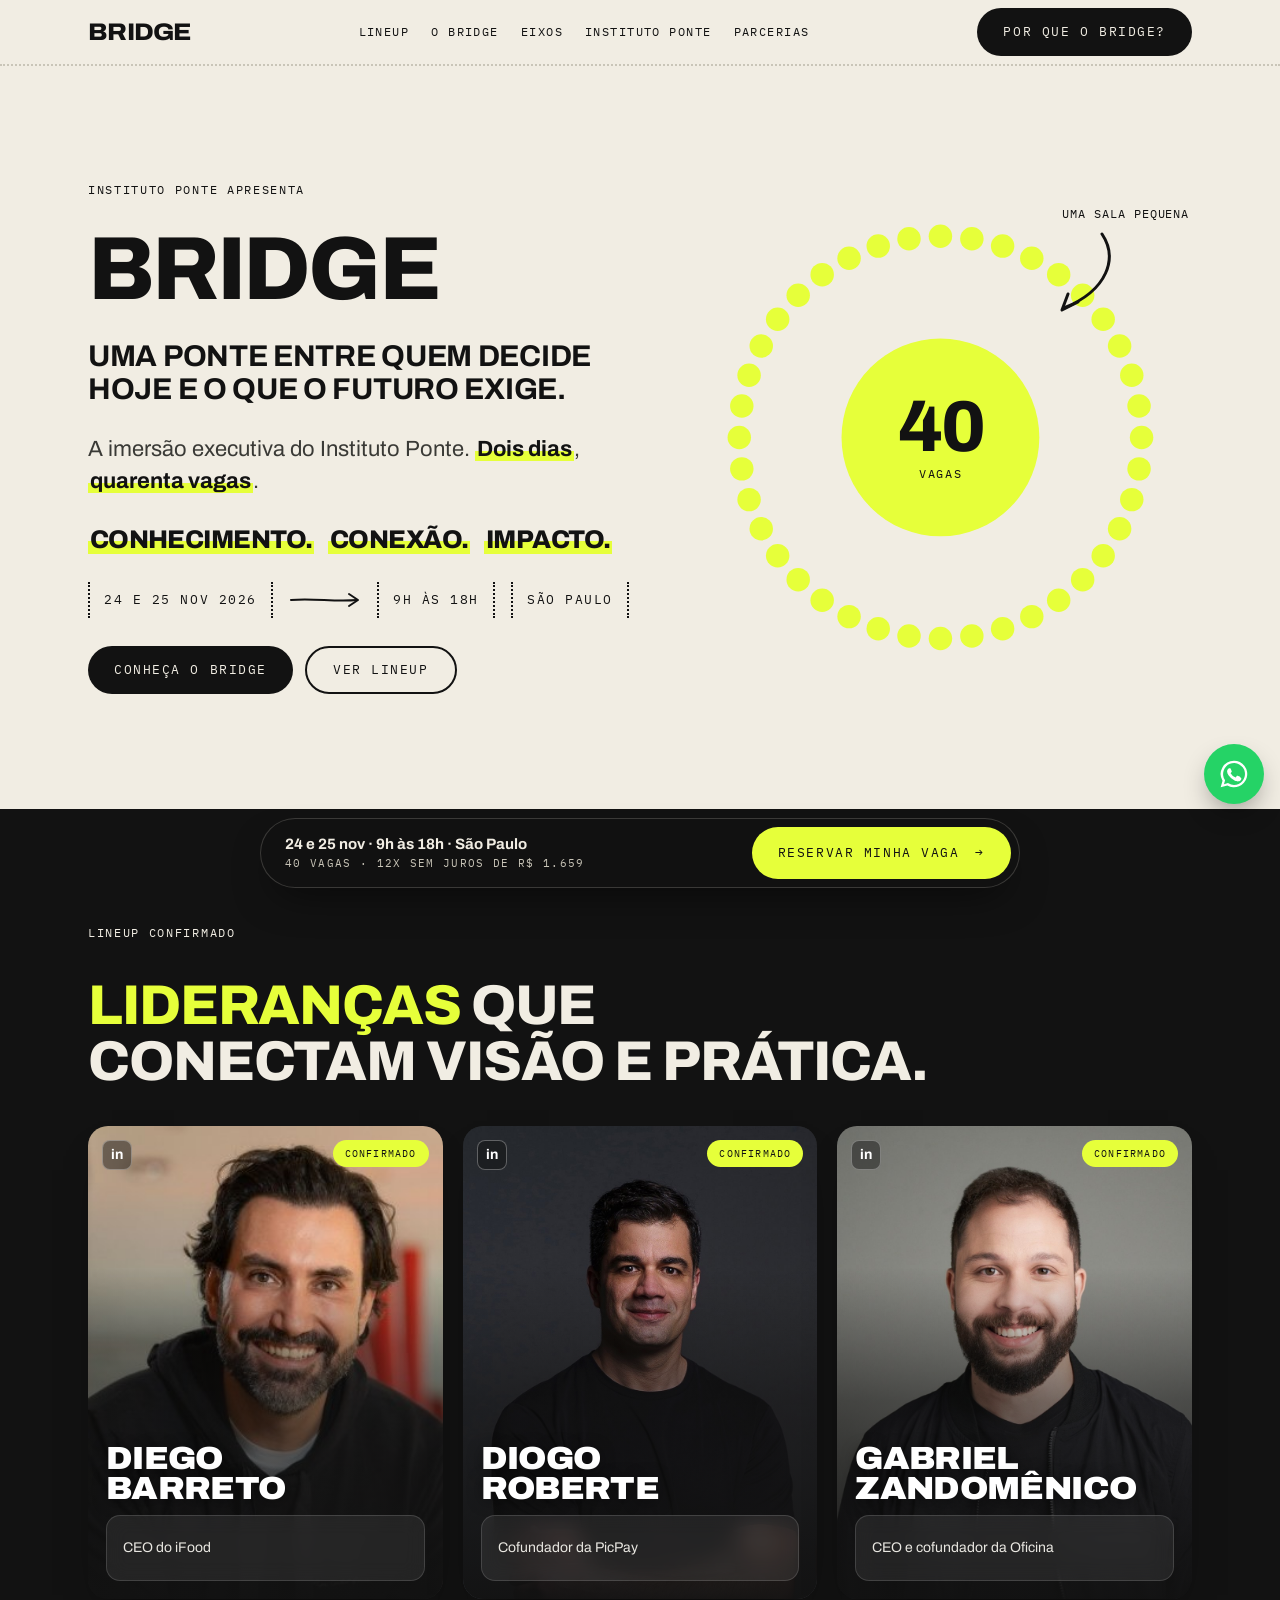
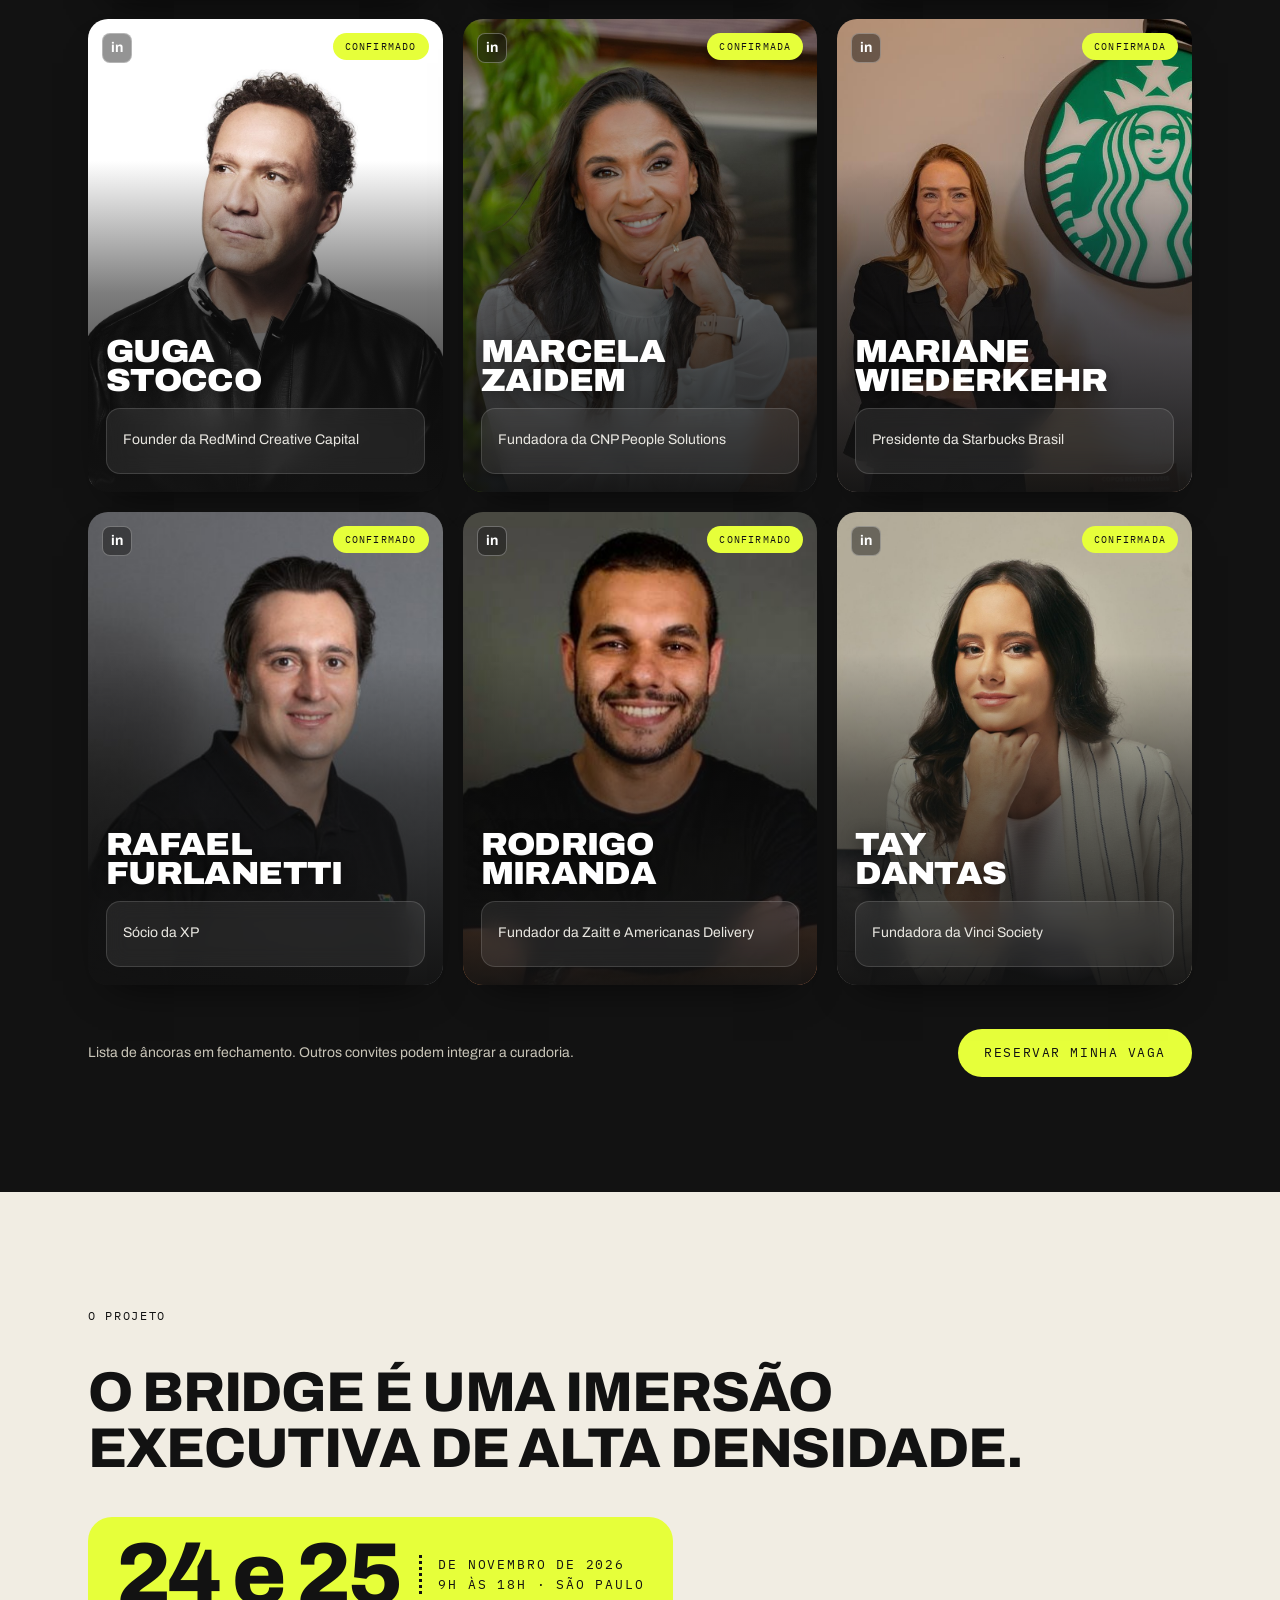
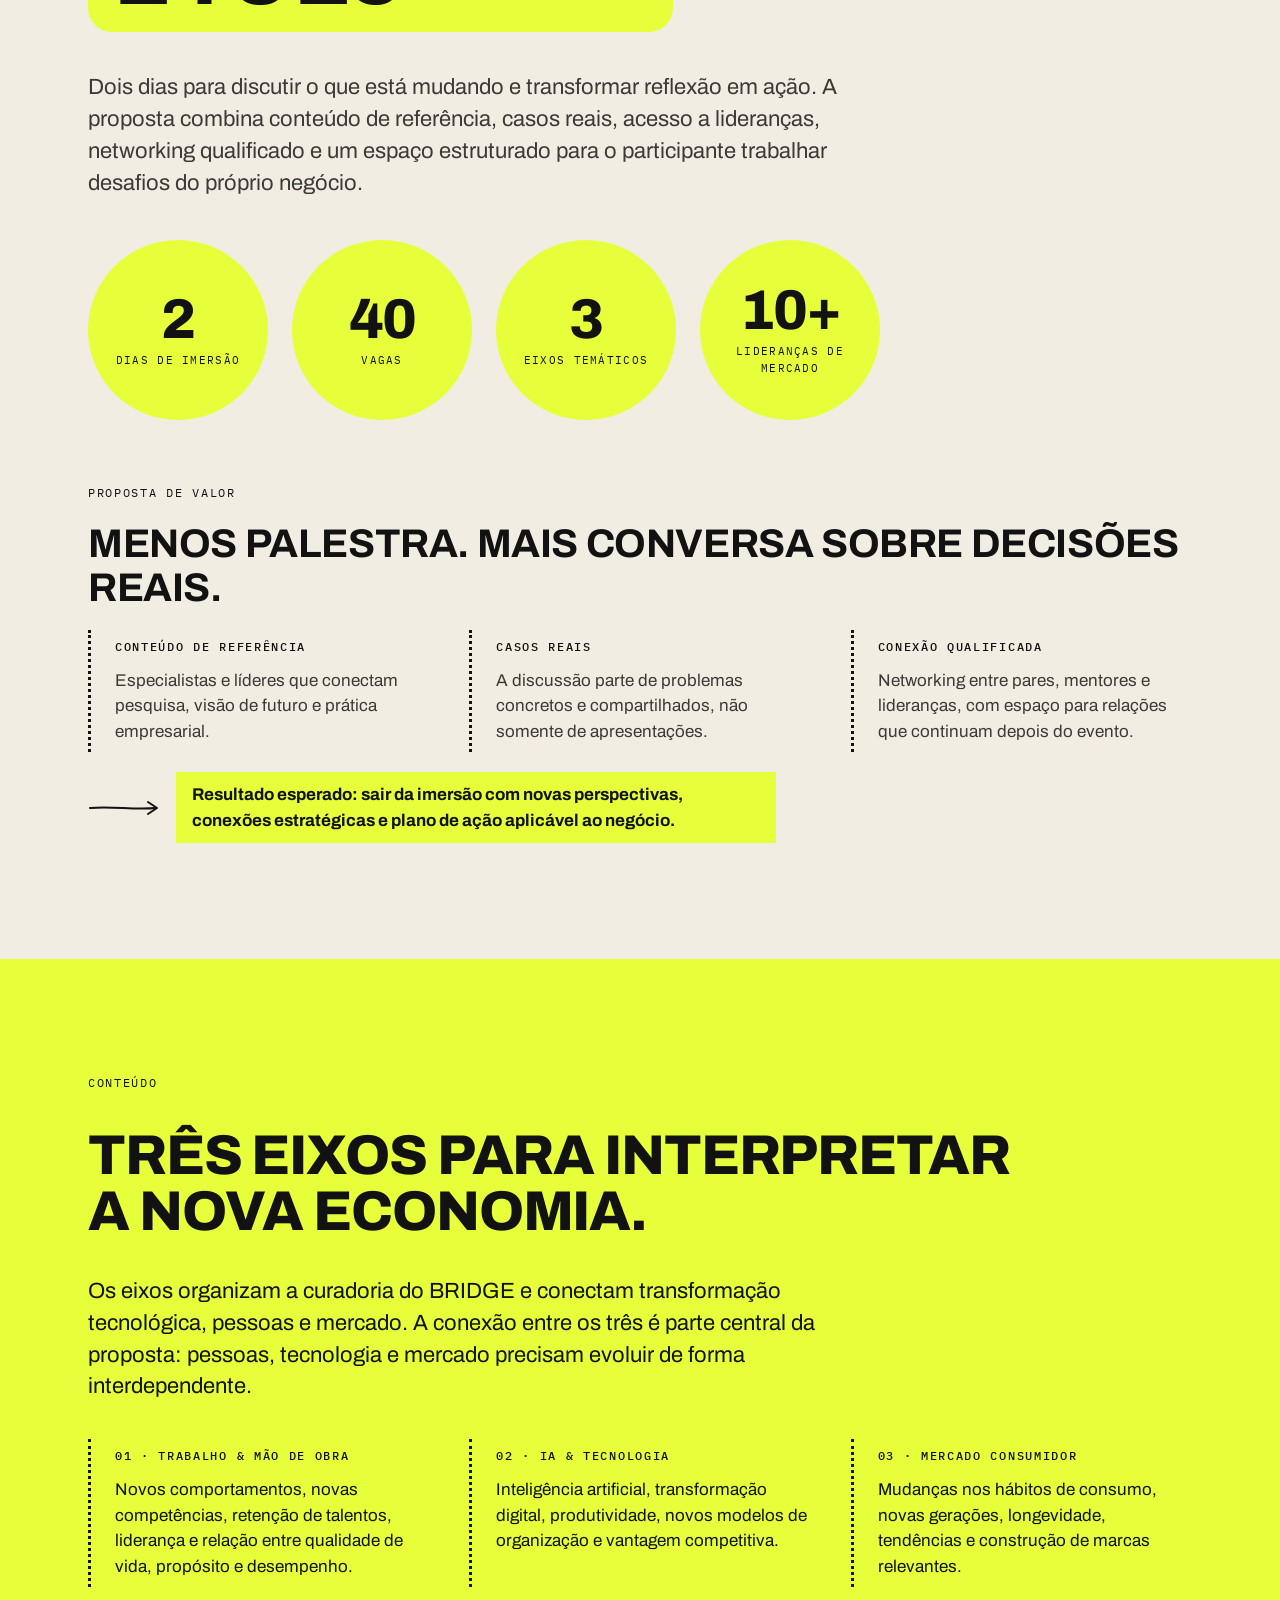
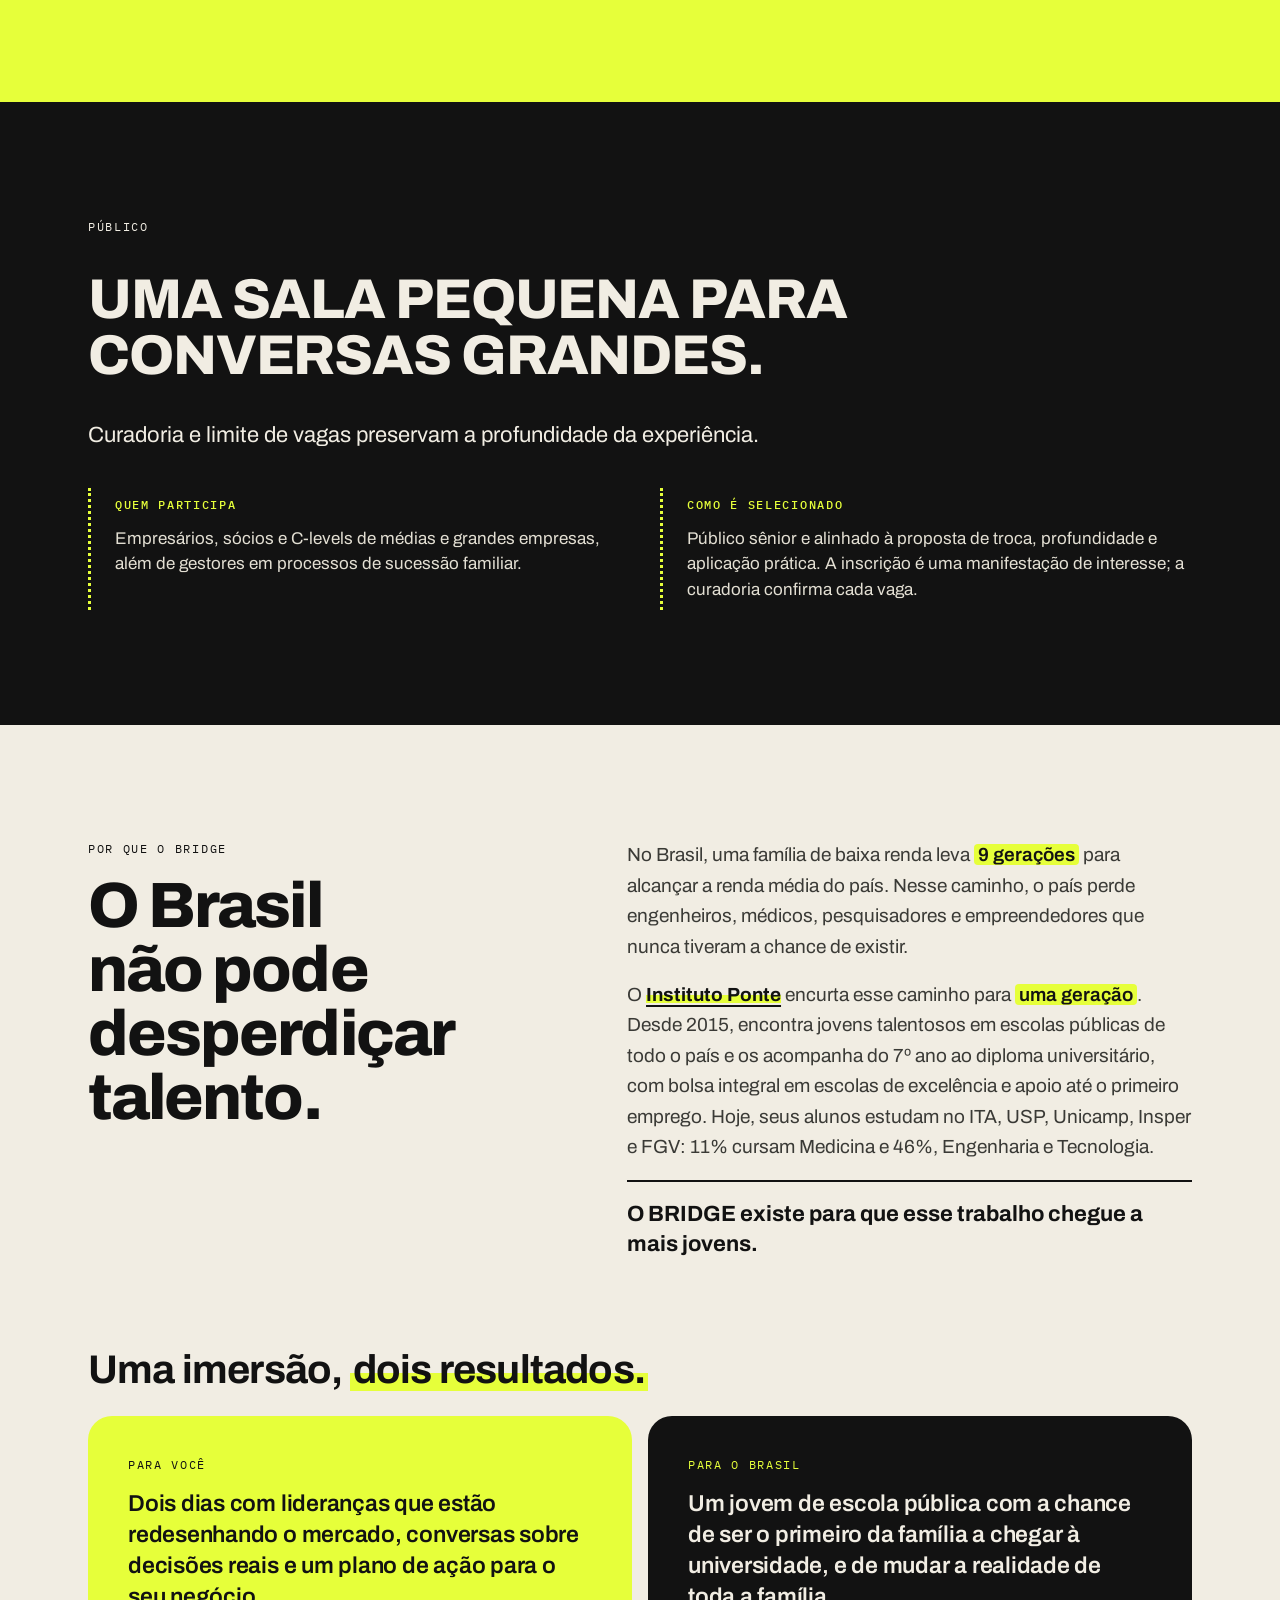
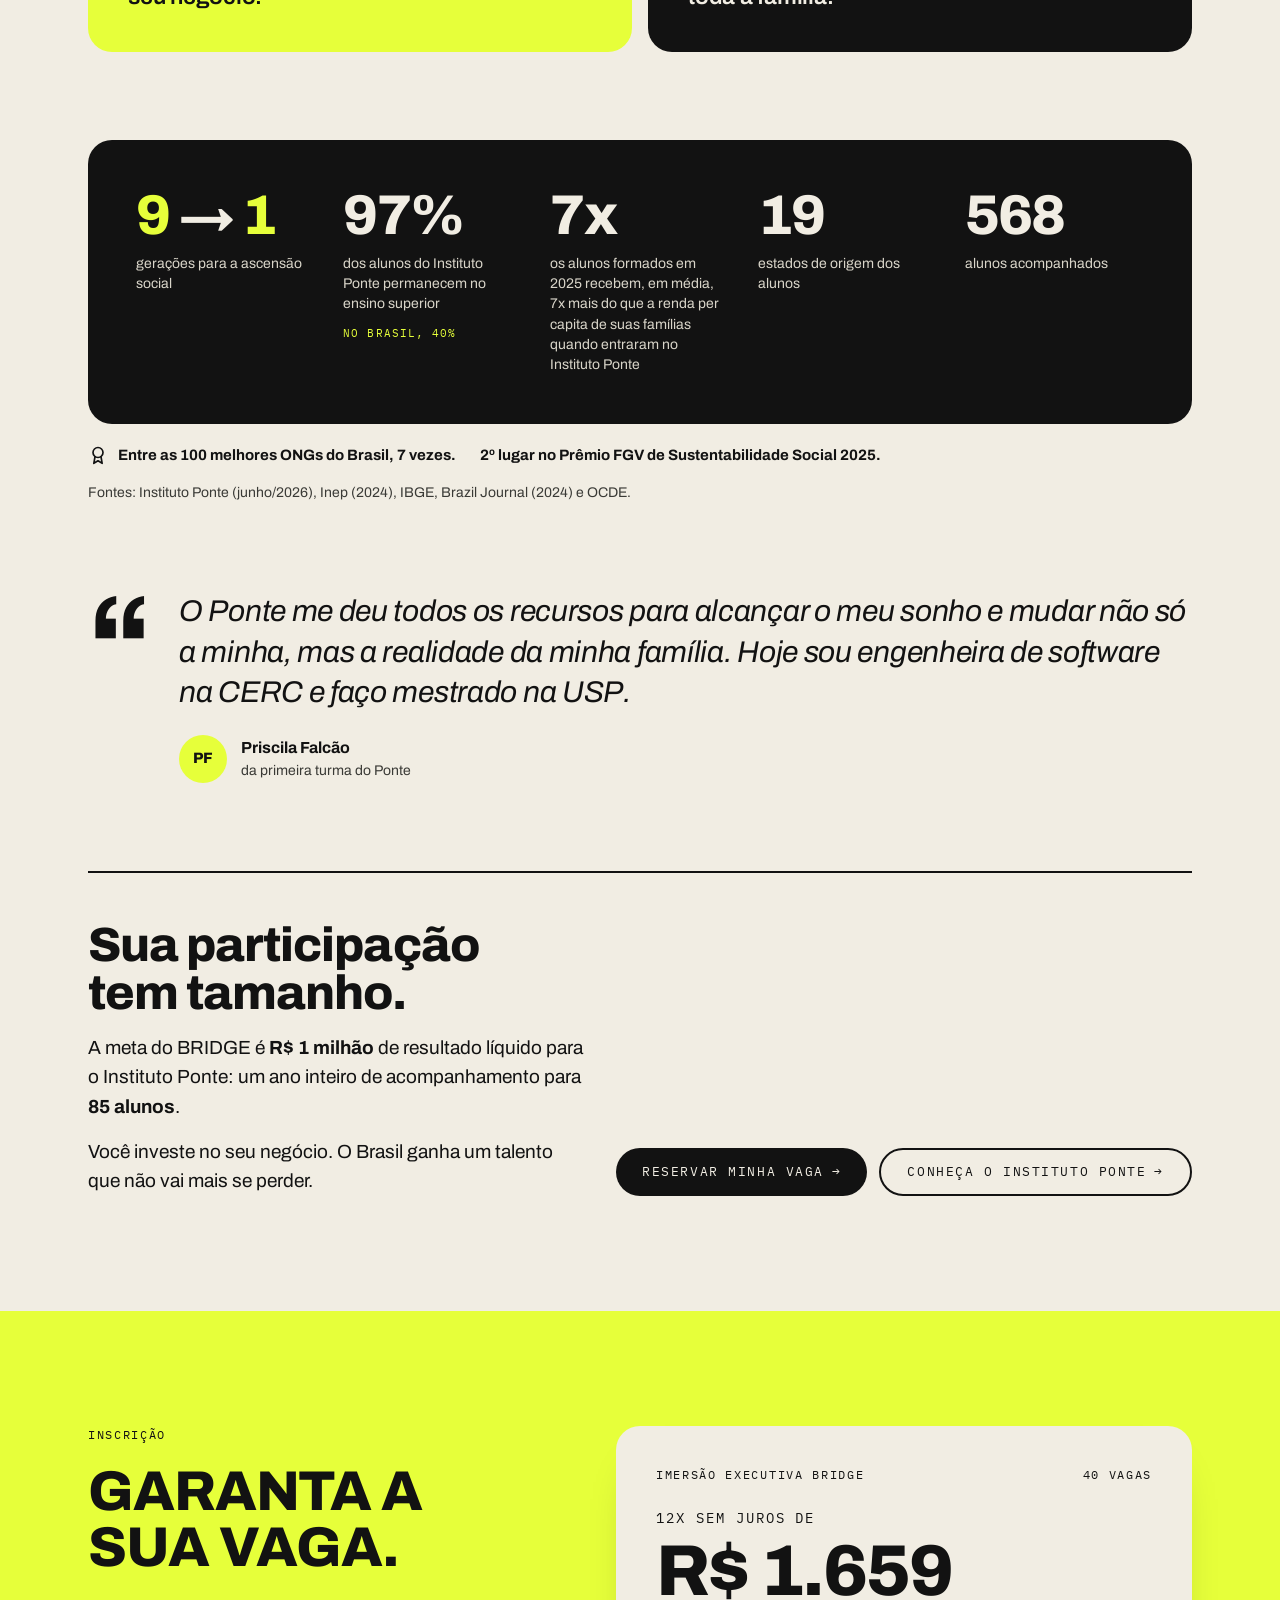
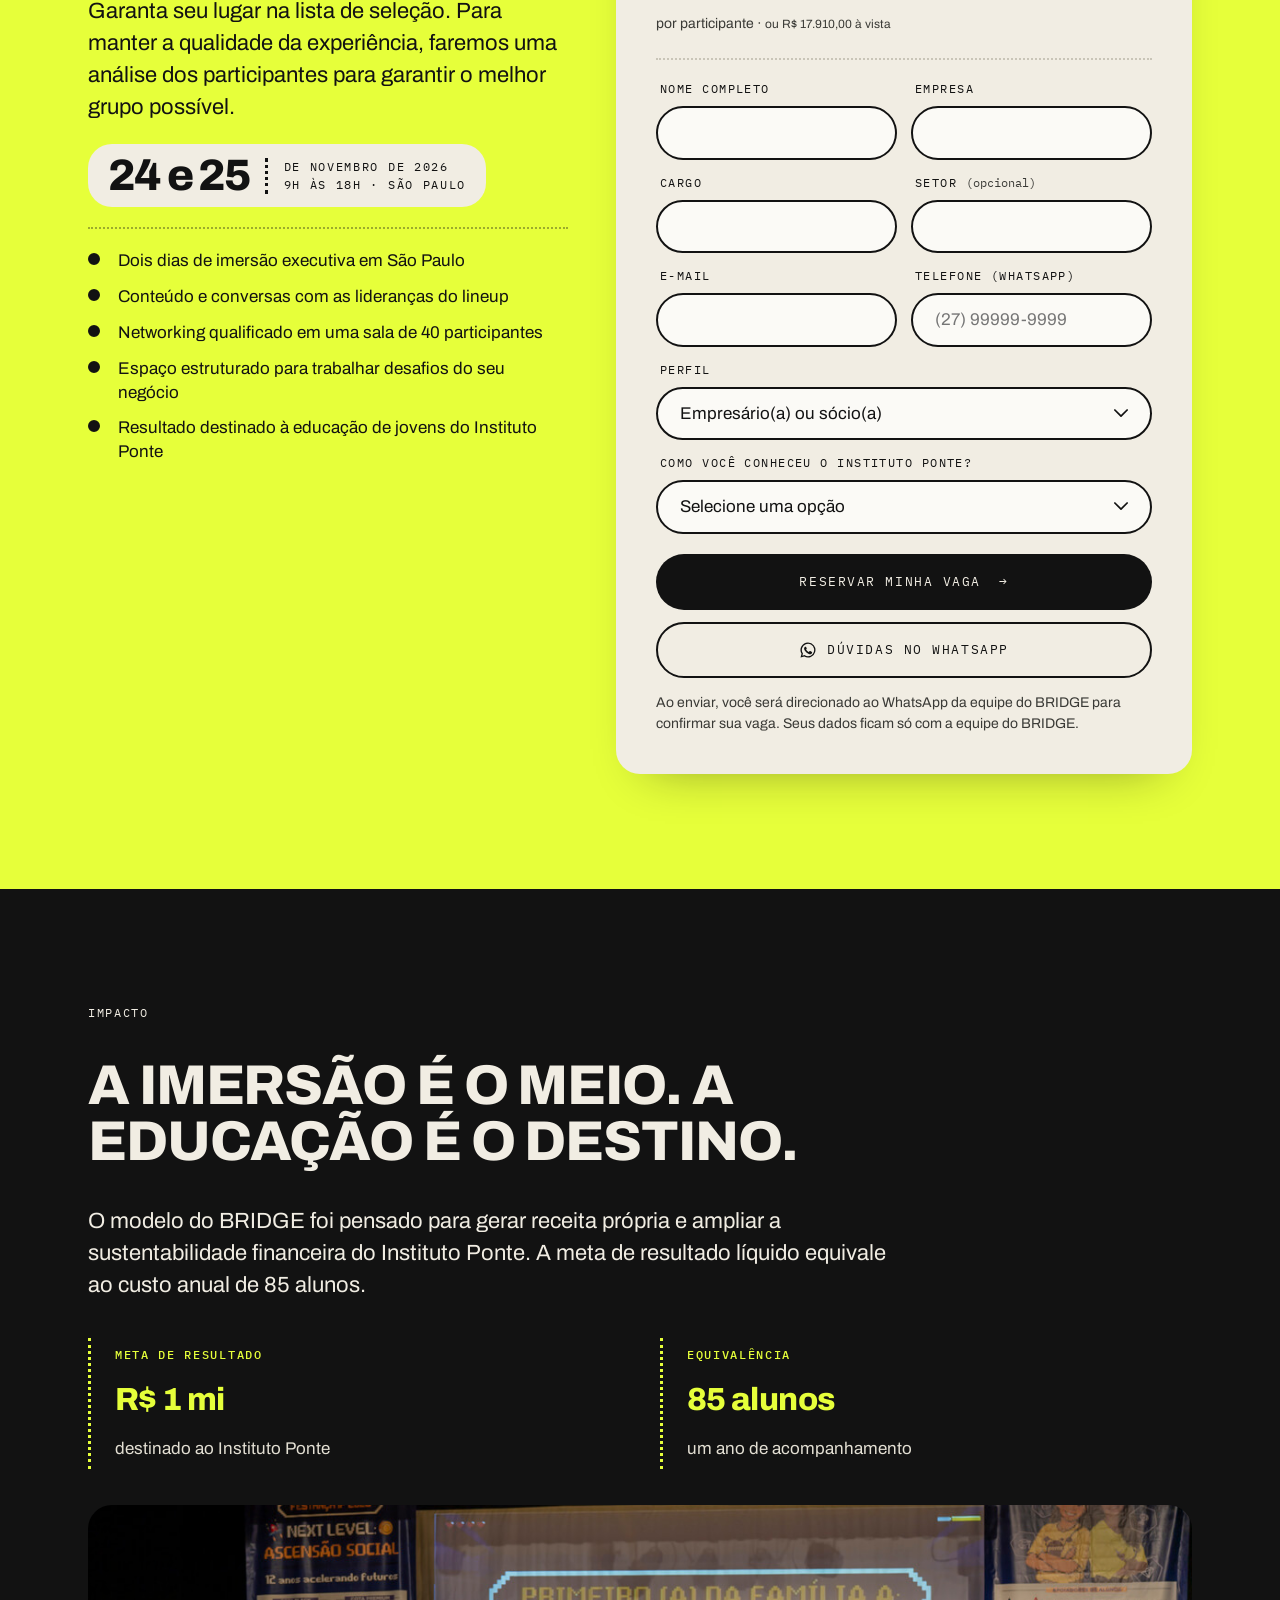
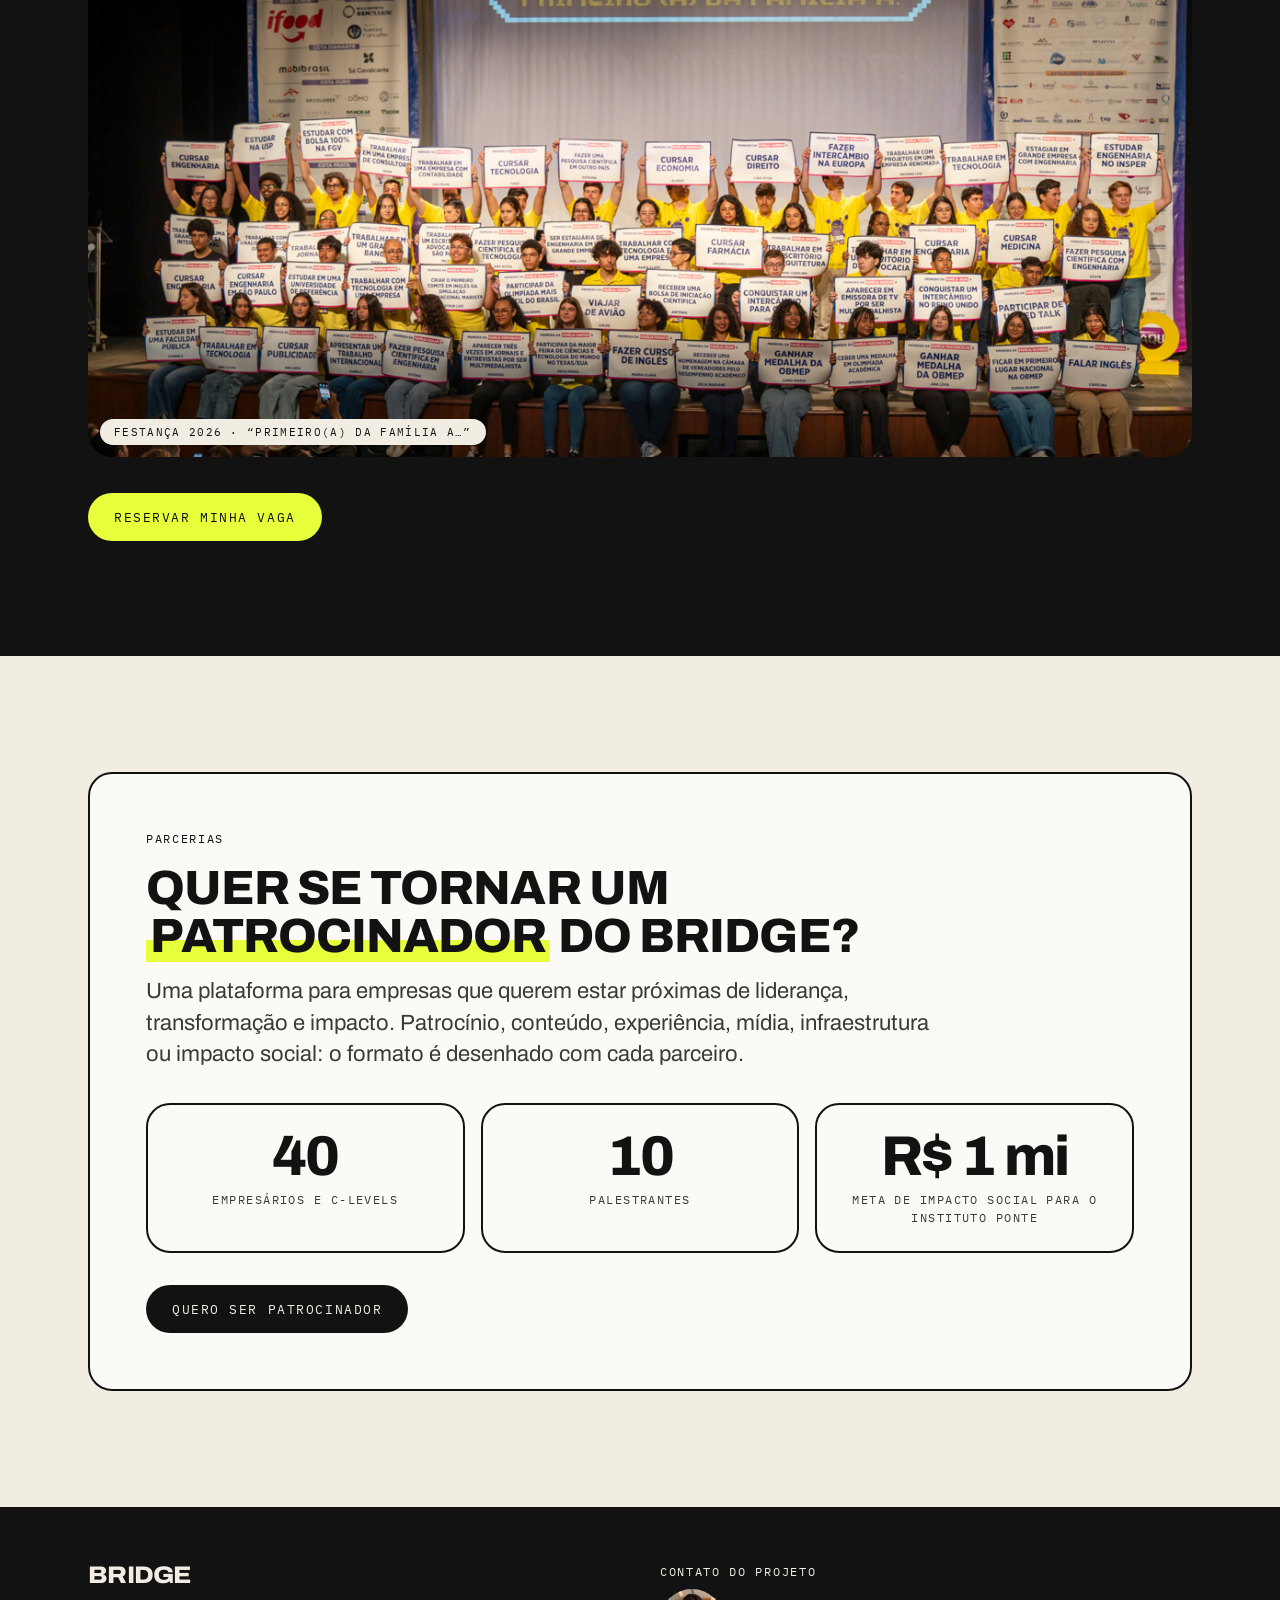
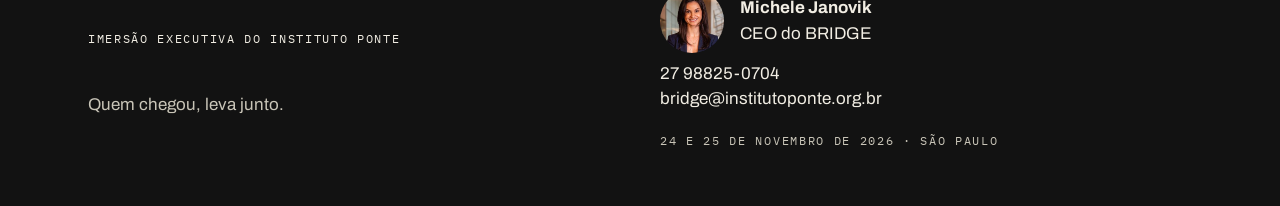
<file: index.html>
<!doctype html>
<html lang="pt-BR">
<head>
<meta charset="utf-8">
<meta name="viewport" content="width=device-width,initial-scale=1,viewport-fit=cover">
<title>BRIDGE · Imersão Executiva do Instituto Ponte</title>
<meta name="description" content="Dois dias de imersão executiva com lideranças que estão redesenhando o mercado. 24 e 25 de novembro de 2026, das 9h às 18h, em São Paulo. 40 vagas.">
<meta property="og:type" content="website">
<meta property="og:title" content="BRIDGE · Imersão Executiva do Instituto Ponte">
<meta property="og:description" content="Dois dias de imersão executiva com lideranças que estão redesenhando o mercado. 24 e 25 de novembro de 2026, das 9h às 18h, em São Paulo. 40 vagas.">
<meta property="og:image" content="https://bridge-zeta-beige.vercel.app/assets/ponte-auditorio.jpg">
<meta name="twitter:card" content="summary_large_image">
<link rel="icon" href="favicon.svg" type="image/svg+xml">
<link rel="icon" href="favicon-32.png" type="image/png" sizes="32x32">
<link rel="apple-touch-icon" href="apple-touch-icon.png">
<meta name="theme-color" content="#f1ede3">
<link rel="preconnect" href="https://fonts.googleapis.com">
<link rel="preconnect" href="https://fonts.gstatic.com" crossorigin>
<link rel="stylesheet" href="https://fonts.googleapis.com/css2?family=Archivo:wdth,wght@62..125,400..900&family=IBM+Plex+Mono:wght@400;500&display=swap">
<link rel="stylesheet" href="styles.css">
</head>
<body>

<header class="top" id="top">
  <div class="wrap">
    <a class="wordmark" href="#topo">BRIDGE</a>
    <nav aria-label="Seções" id="menu">
      <a href="#lineup">Lineup</a><a href="#bridge">O BRIDGE</a><a href="#eixos">Eixos</a><a href="instituto-ponte.html">Instituto Ponte</a><a href="#parcerias">Parcerias</a>
    </nav>
    <div class="top-actions">
      <a class="btn" href="#ponte"><span class="lg-only">Por que o BRIDGE?</span><span class="sm-only">Por quê?</span></a>
      <button class="menu-btn" type="button" aria-controls="menu" aria-expanded="false" aria-label="Abrir menu">
        <svg class="bars" viewBox="0 0 20 20" aria-hidden="true"><path d="M2 6h16M2 14h16" stroke="currentColor" stroke-width="2" stroke-linecap="round"/></svg>
        <svg class="x" viewBox="0 0 20 20" aria-hidden="true"><path d="M4 4l12 12M16 4L4 16" stroke="currentColor" stroke-width="2" stroke-linecap="round"/></svg>
      </button>
    </div>
  </div>
</header>

<section class="hero" id="topo">
  <div class="wrap">
    <div class="stack">
      <span class="eyebrow">Instituto Ponte apresenta</span>
      <h1 class="h-xl">BRIDGE</h1>
      <p class="h-md">Uma ponte entre quem decide hoje e o que o futuro exige.</p>
      <p class="lead">A imersão executiva do Instituto Ponte. <strong class="marker">Dois dias</strong>, <strong class="marker">quarenta vagas</strong>.</p>
      <p class="keywords"><span>Conhecimento.</span><span>Conexão.</span><span>Impacto.</span></p>
      <div style="display:flex;align-items:center;gap:16px;flex-wrap:wrap">
        <span class="brk">24 e 25 nov 2026</span>
        <svg class="arrow" viewBox="0 0 72 16" aria-hidden="true"><path d="M2 8 C 24 6, 46 10, 68 8" fill="none" stroke="#121212" stroke-width="2" stroke-linecap="round"/><path d="M60 2 L 69 8 L 60 14" fill="none" stroke="#121212" stroke-width="2" stroke-linecap="round" stroke-linejoin="round"/></svg>
        <span class="brk">9h às 18h</span>
        <span class="brk">São Paulo</span>
      </div>
      <div class="hero-ctas" style="display:flex;gap:12px;flex-wrap:wrap">
        <a class="btn" href="#bridge">Conheça o BRIDGE</a>
        <a class="btn btn--ghost" href="#lineup">Ver lineup</a>
      </div>
    </div>
    <div class="ring" aria-label="Quarenta vagas">
      <svg viewBox="0 0 600 600" aria-hidden="true"><g fill="#e6ff3a"><circle cx="540.0" cy="300.0" r="14"/><circle cx="537.0" cy="337.5" r="14"/><circle cx="528.3" cy="374.2" r="14"/><circle cx="513.8" cy="409.0" r="14"/><circle cx="494.2" cy="441.1" r="14"/><circle cx="469.7" cy="469.7" r="14"/><circle cx="441.1" cy="494.2" r="14"/><circle cx="409.0" cy="513.8" r="14"/><circle cx="374.2" cy="528.3" r="14"/><circle cx="337.5" cy="537.0" r="14"/><circle cx="300.0" cy="540.0" r="14"/><circle cx="262.5" cy="537.0" r="14"/><circle cx="225.8" cy="528.3" r="14"/><circle cx="191.0" cy="513.8" r="14"/><circle cx="158.9" cy="494.2" r="14"/><circle cx="130.3" cy="469.7" r="14"/><circle cx="105.8" cy="441.1" r="14"/><circle cx="86.2" cy="409.0" r="14"/><circle cx="71.7" cy="374.2" r="14"/><circle cx="63.0" cy="337.5" r="14"/><circle cx="60.0" cy="300.0" r="14"/><circle cx="63.0" cy="262.5" r="14"/><circle cx="71.7" cy="225.8" r="14"/><circle cx="86.2" cy="191.0" r="14"/><circle cx="105.8" cy="158.9" r="14"/><circle cx="130.3" cy="130.3" r="14"/><circle cx="158.9" cy="105.8" r="14"/><circle cx="191.0" cy="86.2" r="14"/><circle cx="225.8" cy="71.7" r="14"/><circle cx="262.5" cy="63.0" r="14"/><circle cx="300.0" cy="60.0" r="14"/><circle cx="337.5" cy="63.0" r="14"/><circle cx="374.2" cy="71.7" r="14"/><circle cx="409.0" cy="86.2" r="14"/><circle cx="441.1" cy="105.8" r="14"/><circle cx="469.7" cy="130.3" r="14"/><circle cx="494.2" cy="158.9" r="14"/><circle cx="513.8" cy="191.0" r="14"/><circle cx="528.3" cy="225.8" r="14"/><circle cx="537.0" cy="262.5" r="14"/></g><circle cx="300" cy="300" r="118" fill="#e6ff3a"/></svg>
      <div class="n"><strong>40</strong><span>vagas</span></div>
      <div class="note">Uma sala pequena<svg viewBox="0 0 70 90" aria-hidden="true"><path d="M60 6 C 76 30, 66 62, 22 80" fill="none" stroke="#121212" stroke-width="3" stroke-linecap="round"/><path d="M36 74 L 20 82 L 26 66" fill="none" stroke="#121212" stroke-width="3" stroke-linecap="round" stroke-linejoin="round"/></svg></div>
    </div>
  </div>
</section>

<section class="dark" id="lineup">
  <div class="wrap stack" style="gap:36px">
    <span class="eyebrow">Lineup confirmado</span>
    <h2 class="h-lg"><span class="hl">Lideranças</span> que conectam visão e prática.</h2>
    <div class="speaker-cards">
      <a class="speaker-card" href="https://www.linkedin.com/in/diegobarreto/" target="_blank" rel="noopener" aria-label="Diego Barreto, CEO do iFood: ver perfil no LinkedIn (abre em nova aba)">
        <img src="assets/lineup/diego-barreto.jpg" alt="" loading="lazy" width="900" height="1200">
        <span class="speaker-card__status">Confirmado</span>
        <span class="speaker-card__in" aria-hidden="true">in</span>
        <span class="speaker-card__body">
          <span class="speaker-card__name">Diego<br>Barreto</span>
          <span class="speaker-card__role">CEO do iFood</span>
        </span>
      </a>
      <a class="speaker-card" href="https://www.linkedin.com/in/diogoroberte/" target="_blank" rel="noopener" aria-label="Diogo Roberte, Cofundador da PicPay: ver perfil no LinkedIn (abre em nova aba)">
        <img src="assets/lineup/diogo-roberte.jpg" alt="" loading="lazy" width="900" height="1200">
        <span class="speaker-card__status">Confirmado</span>
        <span class="speaker-card__in" aria-hidden="true">in</span>
        <span class="speaker-card__body">
          <span class="speaker-card__name">Diogo<br>Roberte</span>
          <span class="speaker-card__role">Cofundador da PicPay</span>
        </span>
      </a>
      <a class="speaker-card" href="https://www.linkedin.com/in/gabrielzandomenico/" target="_blank" rel="noopener" aria-label="Gabriel Zandomênico, CEO e cofundador da Oficina: ver perfil no LinkedIn (abre em nova aba)">
        <img src="assets/lineup/gabriel-zandomenico.jpg" alt="" loading="lazy" width="900" height="1200">
        <span class="speaker-card__status">Confirmado</span>
        <span class="speaker-card__in" aria-hidden="true">in</span>
        <span class="speaker-card__body">
          <span class="speaker-card__name">Gabriel<br>Zandomênico</span>
          <span class="speaker-card__role">CEO e cofundador da Oficina</span>
        </span>
      </a>
      <a class="speaker-card" href="https://www.linkedin.com/in/gstocco/" target="_blank" rel="noopener" aria-label="Guga Stocco, Founder da RedMind Creative Capital: ver perfil no LinkedIn (abre em nova aba)">
        <img src="assets/lineup/guga-stocco.jpg" alt="" loading="lazy" width="900" height="1200">
        <span class="speaker-card__status">Confirmado</span>
        <span class="speaker-card__in" aria-hidden="true">in</span>
        <span class="speaker-card__body">
          <span class="speaker-card__name">Guga<br>Stocco</span>
          <span class="speaker-card__role">Founder da RedMind Creative Capital</span>
        </span>
      </a>
      <a class="speaker-card" href="https://www.linkedin.com/in/marcela-zaidem/" target="_blank" rel="noopener" aria-label="Marcela Zaidem, Fundadora da CNP People Solutions: ver perfil no LinkedIn (abre em nova aba)">
        <img src="assets/lineup/marcela-zaidem.jpg" alt="" loading="lazy" width="900" height="1200">
        <span class="speaker-card__status">Confirmada</span>
        <span class="speaker-card__in" aria-hidden="true">in</span>
        <span class="speaker-card__body">
          <span class="speaker-card__name">Marcela<br>Zaidem</span>
          <span class="speaker-card__role">Fundadora da CNP People Solutions</span>
        </span>
      </a>
      <a class="speaker-card" href="https://www.linkedin.com/in/mariane-wiederkehr-1ba36695/" target="_blank" rel="noopener" aria-label="Mariane Wiederkehr, Presidente da Starbucks Brasil: ver perfil no LinkedIn (abre em nova aba)">
        <img src="assets/lineup/mariane-wiederkehr.jpg" alt="" loading="lazy" width="900" height="1200">
        <span class="speaker-card__status">Confirmada</span>
        <span class="speaker-card__in" aria-hidden="true">in</span>
        <span class="speaker-card__body">
          <span class="speaker-card__name">Mariane<br>Wiederkehr</span>
          <span class="speaker-card__role">Presidente da Starbucks Brasil</span>
        </span>
      </a>
      <a class="speaker-card" href="https://www.linkedin.com/in/rafael-furlanetti-48308046/" target="_blank" rel="noopener" aria-label="Rafael Furlanetti, Sócio da XP: ver perfil no LinkedIn (abre em nova aba)">
        <img src="assets/lineup/rafael-furlanetti.jpg" alt="" loading="lazy" width="900" height="1200">
        <span class="speaker-card__status">Confirmado</span>
        <span class="speaker-card__in" aria-hidden="true">in</span>
        <span class="speaker-card__body">
          <span class="speaker-card__name">Rafael<br>Furlanetti</span>
          <span class="speaker-card__role">Sócio da XP</span>
        </span>
      </a>
      <a class="speaker-card" href="https://www.linkedin.com/in/orodrigomiranda/" target="_blank" rel="noopener" aria-label="Rodrigo Miranda, Fundador da Zaitt e Americanas Delivery: ver perfil no LinkedIn (abre em nova aba)">
        <img src="assets/lineup/rodrigo-miranda.jpg" alt="" loading="lazy" width="900" height="1200">
        <span class="speaker-card__status">Confirmado</span>
        <span class="speaker-card__in" aria-hidden="true">in</span>
        <span class="speaker-card__body">
          <span class="speaker-card__name">Rodrigo<br>Miranda</span>
          <span class="speaker-card__role">Fundador da Zaitt e Americanas Delivery</span>
        </span>
      </a>
      <a class="speaker-card" href="https://www.linkedin.com/in/tay-dantas-0925411b9/" target="_blank" rel="noopener" aria-label="Tay Dantas, Fundadora da Vinci Society: ver perfil no LinkedIn (abre em nova aba)">
        <img src="assets/lineup/tay-dantas.jpg" alt="" loading="lazy" width="900" height="1200">
        <span class="speaker-card__status">Confirmada</span>
        <span class="speaker-card__in" aria-hidden="true">in</span>
        <span class="speaker-card__body">
          <span class="speaker-card__name">Tay<br>Dantas</span>
          <span class="speaker-card__role">Fundadora da Vinci Society</span>
        </span>
      </a>
    </div>
    <div class="lineup-foot">
      <p class="hint">Lista de âncoras em fechamento. Outros convites podem integrar a curadoria.</p>
      <a class="btn btn--yellow" href="#inscricao">Reservar minha vaga</a>
    </div>
  </div>
</section>


<section id="bridge">
  <div class="wrap stack" style="gap:40px">
    <span class="eyebrow">O projeto</span>
    <h2 class="h-lg">O BRIDGE é uma imersão executiva de alta densidade.</h2>
    <div class="bigdate"><strong>24 e 25</strong><span>de novembro de 2026<br>9h às 18h · São Paulo</span></div>
    <p class="lead">Dois dias para discutir o que está mudando e transformar reflexão em ação. A proposta combina conteúdo de referência, casos reais, acesso a lideranças, networking qualificado e um espaço estruturado para o participante trabalhar desafios do próprio negócio.</p>
    <div class="circles" style="display:flex;gap:24px;flex-wrap:wrap">
      <div class="circle"><strong>2</strong><span>dias de imersão</span></div>
      <div class="circle"><strong>40</strong><span>vagas</span></div>
      <div class="circle"><strong>3</strong><span>eixos temáticos</span></div>
      <div class="circle"><strong>10+</strong><span>lideranças de mercado</span></div>
    </div>
    <div class="stack" style="gap:20px;padding-top:24px">
      <span class="eyebrow">Proposta de valor</span>
      <h2 class="h-md" style="font-size:clamp(24px,3.2vw,40px)">Menos palestra. Mais conversa sobre decisões reais.</h2>
      <div class="grid3">
        <div class="card"><h3>Conteúdo de referência</h3><p>Especialistas e líderes que conectam pesquisa, visão de futuro e prática empresarial.</p></div>
        <div class="card"><h3>Casos reais</h3><p>A discussão parte de problemas concretos e compartilhados, não somente de apresentações.</p></div>
        <div class="card"><h3>Conexão qualificada</h3><p>Networking entre pares, mentores e lideranças, com espaço para relações que continuam depois do evento.</p></div>
      </div>
      <div class="outcome" style="display:flex;align-items:center;gap:16px;flex-wrap:wrap">
        <svg class="arrow" viewBox="0 0 72 16" aria-hidden="true"><path d="M2 8 C 24 6, 46 10, 68 8" fill="none" stroke="#121212" stroke-width="2" stroke-linecap="round"/><path d="M60 2 L 69 8 L 60 14" fill="none" stroke="#121212" stroke-width="2" stroke-linecap="round" stroke-linejoin="round"/></svg>
        <p style="font-weight:700;background:var(--amarelo);padding:10px 16px;max-width:60ch">Resultado esperado: sair da imersão com novas perspectivas, conexões estratégicas e plano de ação aplicável ao negócio.</p>
      </div>
    </div>
  </div>
</section>

<section class="yellow" id="eixos">
  <div class="wrap stack" style="gap:36px">
    <span class="eyebrow">Conteúdo</span>
    <h2 class="h-lg">Três eixos para interpretar a Nova Economia.</h2>
    <p class="lead" style="color:#121212">Os eixos organizam a curadoria do BRIDGE e conectam transformação tecnológica, pessoas e mercado. A conexão entre os três é parte central da proposta: pessoas, tecnologia e mercado precisam evoluir de forma interdependente.</p>
    <div class="grid3">
      <div class="card"><h3>01 · Trabalho &amp; mão de obra</h3><p style="color:#121212">Novos comportamentos, novas competências, retenção de talentos, liderança e relação entre qualidade de vida, propósito e desempenho.</p></div>
      <div class="card"><h3>02 · IA &amp; tecnologia</h3><p style="color:#121212">Inteligência artificial, transformação digital, produtividade, novos modelos de organização e vantagem competitiva.</p></div>
      <div class="card"><h3>03 · Mercado consumidor</h3><p style="color:#121212">Mudanças nos hábitos de consumo, novas gerações, longevidade, tendências e construção de marcas relevantes.</p></div>
    </div>
  </div>
</section>


<section class="dark" id="publico">
  <div class="wrap stack" style="gap:36px">
    <span class="eyebrow">Público</span>
    <h2 class="h-lg">Uma sala pequena para conversas grandes.</h2>
    <p class="lead" style="color:#121212">Curadoria e limite de vagas preservam a profundidade da experiência.</p>
    <div class="grid2">
      <div class="card"><h3>Quem participa</h3><p style="color:#121212">Empresários, sócios e C-levels de médias e grandes empresas, além de gestores em processos de sucessão familiar.</p></div>
      <div class="card"><h3>Como é selecionado</h3><p style="color:#121212">Público sênior e alinhado à proposta de troca, profundidade e aplicação prática. A inscrição é uma manifestação de interesse; a curadoria confirma cada vaga.</p></div>
    </div>
  </div>
</section>

<section class="causa" id="ponte">
  <div class="wrap stack" style="gap:clamp(48px,7vw,88px)">
    <div class="causa__intro">
      <div class="stack" style="gap:16px">
        <span class="eyebrow">Por que o BRIDGE</span>
        <h2 class="h-lg">O Brasil não pode desperdiçar talento.</h2>
      </div>
      <div class="causa__text">
        <p>No Brasil, uma família de baixa renda leva <mark>9 gerações</mark> para alcançar a renda média do país. Nesse caminho, o país perde engenheiros, médicos, pesquisadores e empreendedores que nunca tiveram a chance de existir.</p>
        <p>O <a class="ext" href="instituto-ponte.html">Instituto Ponte</a> encurta esse caminho para <mark>uma geração</mark>. Desde 2015, encontra jovens talentosos em escolas públicas de todo o país e os acompanha do 7º ano ao diploma universitário, com bolsa integral em escolas de excelência e apoio até o primeiro emprego. Hoje, seus alunos estudam no ITA, USP, Unicamp, Insper e FGV: 11% cursam Medicina e 46%, Engenharia e Tecnologia.</p>
        <p class="causa__punch">O BRIDGE existe para que esse trabalho chegue a mais jovens.</p>
      </div>
    </div>

    <div class="stack" style="gap:24px">
      <h3 class="h-md">Uma imersão, <span class="marker">dois resultados.</span></h3>
      <div class="causa__pair">
        <div class="causa__card"><span class="mono">Para você</span><p>Dois dias com lideranças que estão redesenhando o mercado, conversas sobre decisões reais e um plano de ação para o seu negócio.</p></div>
        <div class="causa__card causa__card--dark"><span class="mono">Para o Brasil</span><p>Um jovem de escola pública com a chance de ser o primeiro da família a chegar à universidade, e de mudar a realidade de toda a família.</p></div>
      </div>
    </div>

    <div class="stack" style="gap:16px">
      <div class="causa__band">
        <div><strong><span class="hl">9</span> → <span class="hl">1</span></strong><span>gerações para a ascensão social</span></div>
        <div><strong>97%</strong><span>dos alunos do Instituto Ponte permanecem no ensino superior</span><small>No Brasil, 40%</small></div>
        <div><strong>7x</strong><span>os alunos formados em 2025 recebem, em média, 7x mais do que a renda per capita de suas famílias quando entraram no Instituto Ponte</span></div>
        <div><strong>19</strong><span>estados de origem dos alunos</span></div>
        <div><strong>568</strong><span>alunos acompanhados</span></div>
      </div>
      <p class="causa__awards"><svg viewBox="0 0 24 24" aria-hidden="true"><circle cx="12" cy="9" r="6" fill="none" stroke="currentColor" stroke-width="2"/><path d="M8.5 13.5 7 22l5-3 5 3-1.5-8.5" fill="none" stroke="currentColor" stroke-width="2" stroke-linejoin="round"/></svg><strong>Entre as 100 melhores ONGs do Brasil, 7 vezes.</strong><strong>2º lugar no Prêmio FGV de Sustentabilidade Social 2025.</strong></p>
      <p class="hint">Fontes: Instituto Ponte (junho/2026), Inep (2024), IBGE, Brazil Journal (2024) e OCDE.</p>
    </div>

    <figure class="causa__quote">
      <span class="causa__qmark" aria-hidden="true">“</span>
      <blockquote><p>O Ponte me deu todos os recursos para alcançar o meu sonho e mudar não só a minha, mas a realidade da minha família. Hoje sou engenheira de software na CERC e faço mestrado na USP.</p></blockquote>
      <figcaption><span class="causa__avatar" aria-hidden="true">PF</span><span><strong>Priscila Falcão</strong>da primeira turma do Ponte</span></figcaption>
    </figure>

    <div class="causa__close">
      <div class="stack" style="gap:16px">
        <h3 class="h-lg">Sua participação tem tamanho.</h3>
        <p>A meta do BRIDGE é <strong>R$ 1 milhão</strong> de resultado líquido para o Instituto Ponte: um ano inteiro de acompanhamento para <strong>85 alunos</strong>.</p>
        <p>Você investe no seu negócio. O Brasil ganha um talento que não vai mais se perder.</p>
      </div>
      <div class="causa__ctas">
        <a class="btn" href="#inscricao">Reservar minha vaga <span aria-hidden="true">→</span></a>
        <a class="btn btn--ghost" href="instituto-ponte.html">Conheça o Instituto Ponte <span aria-hidden="true">→</span></a>
      </div>
    </div>
  </div>
</section>



<section class="yellow" id="inscricao">
  <div class="wrap signup">
    <div class="stack" style="gap:20px">
      <span class="eyebrow">Inscrição</span>
      <h2 class="h-lg">Garanta a sua vaga.</h2>
      <p class="lead" style="color:#121212">Garanta seu lugar na lista de seleção. Para manter a qualidade da experiência, faremos uma análise dos participantes para garantir o melhor grupo possível.</p>
      <div class="bigdate"><strong>24 e 25</strong><span>de novembro de 2026<br>9h às 18h · São Paulo</span></div>
      <ul class="includes includes--plain">
        <li>Dois dias de imersão executiva em São Paulo</li>
        <li>Conteúdo e conversas com as lideranças do lineup</li>
        <li>Networking qualificado em uma sala de 40 participantes</li>
        <li>Espaço estruturado para trabalhar desafios do seu negócio</li>
        <li>Resultado destinado à educação de jovens do Instituto Ponte</li>
      </ul>
    </div>
    <div class="ticket">
      <div style="display:flex;justify-content:space-between;align-items:baseline;gap:12px;flex-wrap:wrap">
        <span class="eyebrow">Imersão executiva BRIDGE</span>
        <span class="mono">40 vagas</span>
      </div>
      <div style="display:grid;gap:6px">
        <span class="price-pre">12x sem juros de</span>
        <strong class="price">R$ 1.659</strong>
        <span class="hint">por participante · <span class="price-total">ou R$ 17.910,00 à vista</span></span>
      </div>
      <!-- data-leads-endpoint: URL do App da Web do Google Apps Script (ver integracoes/leads-google-sheets.gs). data-whatsapp: número que recebe a solicitação de vaga. -->
      <form class="lead-form" id="lead-form" novalidate data-whatsapp="5527988250704" data-leads-endpoint="https://script.google.com/macros/s/AKfycbyFpHG13iQTaCtKryGq1LdsB89fPN8cqEmxxpUpin7RssZUR6upmH1WwgmHjwNDYQiR8w/exec">
        <div class="field"><label for="lead-nome">Nome completo</label><input id="lead-nome" name="nome" type="text" autocomplete="name" required></div>
        <div class="field"><label for="lead-empresa">Empresa</label><input id="lead-empresa" name="empresa" type="text" autocomplete="organization" required></div>
        <div class="field"><label for="lead-cargo">Cargo</label><input id="lead-cargo" name="cargo" type="text" autocomplete="organization-title" required></div>
        <div class="field"><label for="lead-setor">Setor <span class="opt">(opcional)</span></label><input id="lead-setor" name="setor" type="text"></div>
        <div class="field"><label for="lead-email">E-mail</label><input id="lead-email" name="email" type="email" autocomplete="email" inputmode="email" required></div>
        <div class="field"><label for="lead-telefone">Telefone (WhatsApp)</label><input id="lead-telefone" name="telefone" type="tel" autocomplete="tel" inputmode="tel" placeholder="(27) 99999-9999" required></div>
        <div class="field field--full"><label for="lead-perfil">Perfil</label><select id="lead-perfil" name="perfil"><option>Empresário(a) ou sócio(a)</option><option>C-level de média ou grande empresa</option><option>Gestor(a) em sucessão familiar</option><option>Outro</option></select></div>
        <div class="field field--full" id="lead-perfil-outro-campo" hidden><label for="lead-perfil-outro">Qual é o seu perfil?</label><input id="lead-perfil-outro" name="perfil_outro" type="text" placeholder="Ex.: conselheiro(a), investidor(a), diretor(a) de área"></div>
        <div class="field field--full"><label for="lead-origem">Como você conheceu o Instituto Ponte?</label><select id="lead-origem" name="origem" required><option value="" disabled selected>Selecione uma opção</option><option>LinkedIn</option><option>Instagram</option><option>Indicação de amigo ou colega</option><option>WhatsApp</option><option>Google</option><option>Imprensa ou notícia</option><option>Evento ou palestra</option><option>Já conhecia o Instituto Ponte</option><option>Outro</option></select></div>
        <div class="field field--full" id="lead-origem-outro-campo" hidden><label for="lead-origem-outro">Como você conheceu?</label><input id="lead-origem-outro" name="origem_outro" type="text" placeholder="Conte pra gente como chegou até o Instituto Ponte"></div>
        <p class="form-error field--full" id="lead-erro" role="alert" hidden>Preencha os campos destacados para continuar.</p>
        <div class="ticket-actions field--full">
          <button class="btn" type="submit" id="lead-submit">Reservar minha vaga <span aria-hidden="true">→</span></button>
          <a class="btn btn--ghost" href="https://wa.me/5527988250704?text=Ol%C3%A1%2C%20Michele.%20Eu%20gostaria%20de%20mais%20informa%C3%A7%C3%B5es%20sobre%20o%20BRIDGE." target="_blank" rel="noopener"><svg class="wa-ico" viewBox="0 0 24 24" aria-hidden="true"><path fill="currentColor" d="M12 2a10 10 0 0 0-8.6 15.1L2 22l5-1.3A10 10 0 1 0 12 2Zm0 18.2a8.2 8.2 0 0 1-4.2-1.2l-.3-.2-3 .8.8-2.9-.2-.3A8.2 8.2 0 1 1 12 20.2Zm4.5-6.1c-.2-.1-1.5-.7-1.7-.8-.2-.1-.4-.1-.6.1l-.8 1c-.1.2-.3.2-.5.1a6.7 6.7 0 0 1-3.3-2.9c-.3-.4.2-.4.7-1.3.1-.2 0-.3 0-.4l-.8-1.8c-.2-.5-.4-.4-.6-.4h-.5a1 1 0 0 0-.7.3 3 3 0 0 0-.9 2.2 5.2 5.2 0 0 0 1.1 2.7 11.8 11.8 0 0 0 4.5 4c1.7.7 2.3.8 3.2.6.5-.1 1.5-.6 1.7-1.2.2-.6.2-1.1.2-1.2-.1-.1-.3-.2-.5-.3Z"/></svg>Dúvidas no WhatsApp</a>
        </div>
        <p class="hint field--full">Ao enviar, você será direcionado ao WhatsApp da equipe do BRIDGE para confirmar sua vaga. Seus dados ficam só com a equipe do BRIDGE.</p>
        <noscript><p class="hint field--full"><a href="https://wa.me/5527988250704">Falar com a equipe no WhatsApp</a></p></noscript>
      </form>
    </div>
  </div>
</section>

<section class="dark" id="impacto">
  <div class="wrap stack" style="gap:36px">
    <span class="eyebrow">Impacto</span>
    <h2 class="h-lg">A imersão é o meio. A educação é o destino.</h2>
    <p class="lead" style="color:#121212">O modelo do BRIDGE foi pensado para gerar receita própria e ampliar a sustentabilidade financeira do Instituto Ponte. A meta de resultado líquido equivale ao custo anual de 85 alunos.</p>
    <div class="grid2">
      <div class="card"><h3>Meta de resultado</h3><p class="num">R$ 1 mi</p><p style="color:#121212">destinado ao Instituto Ponte</p></div>
      <div class="card"><h3>Equivalência</h3><p class="num">85 alunos</p><p style="color:#121212">um ano de acompanhamento</p></div>
    </div>
    <figure class="photo-wide media">
      <img src="assets/Instituto%20Ponte%202026-2363%20(1).jpg" alt="Alunos do Instituto Ponte no palco, com placas que dizem o que serão os primeiros da família a conquistar: cursar engenharia, estudar na USP, fazer intercâmbio" loading="lazy">
      <figcaption class="photo-cap">Festança 2026 · “Primeiro(a) da família a…”</figcaption>
    </figure>
    <div><a class="btn btn--yellow" href="#inscricao">Reservar minha vaga</a></div>
  </div>
</section>

<section id="parcerias">
  <div class="wrap">
    <div class="partner-band">
      <div class="stack" style="gap:16px">
        <span class="eyebrow">Parcerias</span>
        <h2 class="h-lg partner-title">Quer se tornar um <span class="marker">patrocinador</span> do BRIDGE?</h2>
        <p class="lead">Uma plataforma para empresas que querem estar próximas de liderança, transformação e impacto. Patrocínio, conteúdo, experiência, mídia, infraestrutura ou impacto social: o formato é desenhado com cada parceiro.</p>
      </div>
      <div class="partner-stats">
        <div><strong>40</strong><span>empresários e C-levels</span></div>
        <div><strong>10</strong><span>palestrantes</span></div>
        <div><strong>R$ 1 mi</strong><span>meta de impacto social para o Instituto Ponte</span></div>
      </div>
      <div><a class="btn" href="https://wa.me/5527988250704?text=Ol%C3%A1%2C%20Michele.%20Quero%20conversar%20sobre%20patroc%C3%ADnio%20do%20BRIDGE." target="_blank" rel="noopener">Quero ser patrocinador</a></div>
    </div>
  </div>
</section>

<footer>
  <div class="wrap">
    <div class="stack" style="gap:12px">
      <span class="wordmark">BRIDGE</span>
      <span class="mono">Imersão Executiva do Instituto Ponte</span>
      <p style="color:#c9c5b8;max-width:40ch">Quem chegou, leva junto.</p>
    </div>
    <div class="stack" style="gap:8px">
      <span class="mono">Contato do projeto</span>
      <div style="display:flex;align-items:center;gap:16px"><img src="assets/michele-janovik.jpg" alt="" style="width:64px;height:64px;border-radius:50%;object-fit:cover"><p><strong>Michele Janovik</strong><br>CEO do BRIDGE</p></div>
      <p>27 98825-0704<br>bridge@institutoponte.org.br</p>
      <p class="mono" style="margin-top:12px;color:#c9c5b8">24 e 25 de novembro de 2026 · São Paulo</p>
    </div>
  </div>
</footer>

<div class="sticky-cta" id="sticky-cta" aria-hidden="true">
  <div class="sticky-cta__inner">
    <div class="sticky-cta__info"><strong>24 e 25 nov · 9h às 18h · São Paulo</strong><span>40 vagas · 12x sem juros de R$ 1.659</span></div>
    <a class="btn btn--yellow sticky-cta__btn" href="#inscricao" tabindex="-1">Reservar minha vaga <span aria-hidden="true">→</span></a>
  </div>
</div>
<a class="wa-float" href="https://wa.me/5527988250704?text=Ol%C3%A1%2C%20Michele.%20Eu%20gostaria%20de%20mais%20informa%C3%A7%C3%B5es%20sobre%20o%20BRIDGE." target="_blank" rel="noopener" aria-label="Falar com a equipe do BRIDGE no WhatsApp (abre em nova aba)"><svg viewBox="0 0 24 24" aria-hidden="true"><path fill="currentColor" d="M12 2a10 10 0 0 0-8.6 15.1L2 22l5-1.3A10 10 0 1 0 12 2Zm0 18.2a8.2 8.2 0 0 1-4.2-1.2l-.3-.2-3 .8.8-2.9-.2-.3A8.2 8.2 0 1 1 12 20.2Zm4.5-6.1c-.2-.1-1.5-.7-1.7-.8-.2-.1-.4-.1-.6.1l-.8 1c-.1.2-.3.2-.5.1a6.7 6.7 0 0 1-3.3-2.9c-.3-.4.2-.4.7-1.3.1-.2 0-.3 0-.4l-.8-1.8c-.2-.5-.4-.4-.6-.4h-.5a1 1 0 0 0-.7.3 3 3 0 0 0-.9 2.2 5.2 5.2 0 0 0 1.1 2.7 11.8 11.8 0 0 0 4.5 4c1.7.7 2.3.8 3.2.6.5-.1 1.5-.6 1.7-1.2.2-.6.2-1.1.2-1.2-.1-.1-.3-.2-.5-.3Z"/></svg></a>

<script src="script.js" defer></script>

</body></html>
</file>
<file: styles.css>
/* Layout: uma coluna editorial de 1200px; blocos alternam osso e amarelo-sinal; a roda de 40 pontos abre o hero; anotações à mão marcam o que importa. */
:root{
  --osso:#f1ede3; --amarelo:#e6ff3a; --tinta:#121212; --tinta-2:#3a3a36; --linha:#c9c5b8; --branco:#fbfaf6;
  --sans:"Archivo","Helvetica Neue",Arial,sans-serif; --mono:"IBM Plex Mono","Courier New",monospace;
  --w:1200px; --gutter:clamp(16px,4vw,48px);
  --r-pill:999px; --r-card:24px;
  --ponte-roxo:#65639A; --ponte-ouro:#EEB746; /* cores da logo do Instituto Ponte */
}
html{scroll-behavior:smooth}
[id]{scroll-margin-top:72px}
body{margin:0;background:var(--osso);color:var(--tinta);font-family:var(--sans);font-size:17px;line-height:1.5;-webkit-font-smoothing:antialiased;overflow-x:clip}
img{max-width:100%}
.swipe-hint{display:none}
*,*::before,*::after{box-sizing:border-box}
h1,h2,h3,p,ul,figure{margin:0}
a{color:inherit}
.wrap{max-width:var(--w);margin:0 auto;padding-inline:var(--gutter)}
.mono{font-family:var(--mono);font-size:12px;letter-spacing:.14em;text-transform:uppercase}
.eyebrow{font-family:var(--mono);font-size:12px;letter-spacing:.14em;text-transform:uppercase;display:inline-block}
.h-xl{font-size:clamp(40px,7vw,96px);line-height:.95;font-weight:800;letter-spacing:-.03em;text-transform:uppercase;text-wrap:balance}
.h-lg{font-size:clamp(30px,4.6vw,56px);line-height:1;font-weight:800;letter-spacing:-.02em;text-transform:uppercase;text-wrap:balance}
.h-md{font-size:clamp(22px,2.6vw,30px);line-height:1.1;font-weight:700;letter-spacing:-.01em;text-transform:uppercase}
.lead{font-size:clamp(18px,1.8vw,22px);line-height:1.45;color:var(--tinta-2);max-width:62ch}
.body{max-width:64ch}
.brk{font-family:var(--mono);font-size:13px;letter-spacing:.12em;text-transform:uppercase;border-left:2px dotted var(--tinta);border-right:2px dotted var(--tinta);padding:8px 14px;white-space:nowrap}
.btn{display:inline-flex;align-items:center;justify-content:center;min-height:48px;padding:0 26px;border-radius:999px;background:var(--tinta);color:var(--osso);font-family:var(--mono);font-size:13px;letter-spacing:.12em;text-transform:uppercase;text-decoration:none;border:0;cursor:pointer}
.btn:hover{background:#2a2a26}
.btn:focus-visible,a:focus-visible,input:focus-visible,select:focus-visible,textarea:focus-visible{outline:3px solid var(--tinta);outline-offset:3px}
.btn--ghost{background:transparent;color:var(--tinta);border:2px solid var(--tinta)}
.btn--ghost:hover{background:rgba(18,18,18,.06)}
.card{border-left:3px dotted var(--tinta);padding:8px 0 8px 24px;display:grid;gap:12px;align-content:start;min-width:0}
.card h3{font-family:var(--mono);font-size:12px;letter-spacing:.14em;text-transform:uppercase;font-weight:500}
.card p{color:var(--tinta-2)}
.grid3{display:grid;grid-template-columns:repeat(3,minmax(0,1fr));gap:40px}
.grid2{display:grid;grid-template-columns:repeat(2,minmax(0,1fr));gap:40px}
section{padding-block:clamp(56px,9vw,120px)}
.yellow{background:var(--amarelo)}
.stack{display:grid;gap:28px}
.arrow{width:72px;height:16px;flex-shrink:0}
.circle{width:180px;height:180px;border-radius:50%;background:var(--amarelo);display:grid;place-content:center;text-align:center;gap:4px}
.circle strong{font-size:56px;line-height:1;font-weight:800;letter-spacing:-.03em}
.circle span{font-family:var(--mono);font-size:11px;letter-spacing:.12em;text-transform:uppercase;max-width:130px}
.yellow .circle{background:var(--osso)}
.axis{font-family:var(--mono);font-size:12px;letter-spacing:.14em;text-transform:uppercase;border-left:3px dotted var(--tinta);padding:6px 0 6px 16px;margin-bottom:8px}
.stat{display:flex;align-items:baseline;gap:20px;border-top:2px dotted var(--linha);padding-block:12px}
.stat strong{font-size:40px;font-weight:800;letter-spacing:-.02em;min-width:110px;text-align:right;font-variant-numeric:tabular-nums}
.stat span{color:var(--tinta-2)}
.steps{display:grid;grid-template-columns:repeat(5,minmax(0,1fr));gap:20px;padding:0;list-style:none}
.steps li{border-top:3px dotted var(--tinta);padding-top:14px;display:grid;gap:8px;align-content:start}
.steps li strong{font-size:17px}
.steps li span{font-size:14px;color:var(--tinta-2);line-height:1.45}
.quote{background:var(--amarelo);padding:28px 32px;display:grid;gap:12px;max-width:820px}
.quote p{font-size:clamp(18px,2vw,24px);font-style:italic;line-height:1.35}
.yellow .quote{background:var(--osso)}
form{display:grid;gap:18px}
.field{display:grid;gap:8px}
label{font-family:var(--mono);font-size:12px;letter-spacing:.12em;text-transform:uppercase}
input,select,textarea{width:100%;font:inherit;font-size:17px;padding:14px 16px;border:2px solid var(--tinta);background:var(--branco);color:var(--tinta);border-radius:0;min-height:48px}
textarea{min-height:120px;resize:vertical}
.hint{font-size:14px;color:var(--tinta-2)}
.result{display:none;border:2px dotted var(--tinta);padding:24px;gap:16px;background:var(--branco)}
.result.on{display:grid}
.result pre{white-space:pre-wrap;font:inherit;font-size:15px;margin:0;color:var(--tinta-2)}
header.top{position:sticky;top:env(safe-area-inset-top,0px);background:var(--osso);border-bottom:2px dotted var(--linha);z-index:10}
header.top .wrap{display:flex;align-items:center;justify-content:space-between;gap:16px;min-height:64px}
.wordmark{font-weight:800;font-stretch:110%;letter-spacing:-.03em;text-transform:uppercase;font-size:24px;text-decoration:none;line-height:1}
nav{display:flex;gap:22px;flex-wrap:wrap}
nav a{font-family:var(--mono);font-size:12px;letter-spacing:.12em;text-transform:uppercase;text-decoration:none}
nav a:hover{text-decoration:underline}
.hero .wrap{display:grid;grid-template-columns:minmax(0,1.1fr) minmax(0,1fr);gap:48px;align-items:center}
.ring{position:relative;width:100%;max-width:520px;aspect-ratio:1;margin-inline:auto}
.ring svg{width:100%;height:100%;display:block}
.ring .n{position:absolute;left:50%;top:50%;transform:translate(-50%,-50%);text-align:center;display:grid;gap:2px}
.ring .n strong{font-size:clamp(48px,7vw,72px);line-height:1;font-weight:800;letter-spacing:-.03em}
.ring .n span{font-family:var(--mono);font-size:12px;letter-spacing:.14em;text-transform:uppercase}
.note{position:absolute;right:0;top:4%;width:130px;font-family:var(--mono);font-size:12px;letter-spacing:.08em;text-transform:uppercase;line-height:1.3}
.note svg{width:70px;height:90px;display:block;margin-top:6px;margin-left:-20px}
.ellipse{position:relative;display:inline-block;padding:0 .12em}
.ellipse svg{position:absolute;left:-4%;top:-14%;width:108%;height:130%;pointer-events:none}
footer{background:var(--tinta);color:var(--osso);padding-block:56px}
footer .wrap{display:grid;grid-template-columns:1fr 1fr;gap:40px}
footer a{color:var(--osso)}
.copy{display:inline-flex;align-items:center;gap:8px;font-family:var(--mono);font-size:12px;letter-spacing:.1em;text-transform:uppercase;border:2px solid currentColor;padding:8px 14px;background:transparent;color:inherit;cursor:pointer;border-radius:999px}
/* Formulário: mesma linguagem arredondada dos botões (pílula nos campos de uma linha, cantos de 24px no texto longo). */
label{padding-left:4px}
input,select{border-radius:var(--r-pill);padding:12px 22px}
textarea{border-radius:var(--r-card);padding:16px 22px}
input:hover,select:hover,textarea:hover{background:#fff}
select{appearance:none;-webkit-appearance:none;cursor:pointer;padding-right:56px;background-image:url("data:image/svg+xml,%3Csvg xmlns='http://www.w3.org/2000/svg' viewBox='0 0 16 10'%3E%3Cpath d='M1 1l7 7 7-7' fill='none' stroke='%23121212' stroke-width='2' stroke-linecap='round' stroke-linejoin='round'/%3E%3C/svg%3E");background-repeat:no-repeat;background-position:right 22px center;background-size:14px 9px}
input[aria-invalid="true"],textarea[aria-invalid="true"]{border-style:dashed;background:#fff6f2}
.signup{display:grid;grid-template-columns:minmax(0,1fr) minmax(0,1.2fr);gap:48px;align-items:start}
.form-actions{display:flex;gap:12px;flex-wrap:wrap;align-items:center}
.result{border-radius:var(--r-card);padding:28px}
.result .btn,.result .copy{min-height:48px}
.copy{padding:0 22px}
.field[hidden]{display:none}
.sr-only{position:absolute;width:1px;height:1px;padding:0;margin:-1px;overflow:hidden;clip:rect(0,0,0,0);white-space:nowrap;border:0}
a.ext{color:var(--tinta);font-weight:700;text-decoration:underline;text-decoration-thickness:2px;text-underline-offset:4px;text-decoration-color:var(--tinta);background:linear-gradient(var(--amarelo),var(--amarelo)) 0 88%/100% 40% no-repeat;transition:background-size .2s ease}
a.ext::after{content:"↗";font-weight:400;margin-left:2px}
a.ext:hover{background-size:100% 100%}
#erro{border-radius:var(--r-pill);background:var(--branco);border:2px dashed var(--tinta);padding:10px 20px}

/* Menu mobile */
.menu-btn{display:none;align-items:center;justify-content:center;width:48px;height:48px;border-radius:50%;border:2px solid var(--tinta);background:transparent;color:var(--tinta);cursor:pointer;padding:0;flex-shrink:0}
.menu-btn svg{width:20px;height:20px}
.menu-btn .x{display:none}
.top.open .menu-btn .x{display:block}
.top.open .menu-btn .bars{display:none}
.top-actions{display:flex;align-items:center;gap:10px}
.sm-only{display:none}

/* Fotos e vídeo */
.media{position:relative;border-radius:var(--r-card);overflow:hidden;background:var(--tinta)}
.media img{position:absolute;inset:0;display:block;width:100%;height:100%;object-fit:cover}
.mosaic{display:grid;grid-template-columns:repeat(3,minmax(0,1fr));grid-auto-rows:clamp(180px,22vw,280px);gap:16px;margin:0;padding:0;list-style:none}
.mosaic li{position:relative;margin:0}
.mosaic li.wide{grid-column:span 2}
.mosaic figcaption,.photo-cap{position:absolute;left:12px;bottom:12px;background:var(--osso);color:var(--tinta);border-radius:var(--r-pill);padding:6px 14px;font-family:var(--mono);font-size:11px;letter-spacing:.12em;text-transform:uppercase;line-height:1.3;max-width:calc(100% - 24px)}
.film{display:grid;grid-template-columns:minmax(0,1.35fr) minmax(0,1fr);gap:48px;align-items:center}
.video{position:relative;aspect-ratio:16/9;border-radius:var(--r-card);overflow:hidden;background:var(--tinta)}
.video button{all:unset;position:absolute;inset:0;cursor:pointer;display:block}
.video button img{width:100%;height:100%;object-fit:cover;display:block;transition:transform .5s ease,filter .5s ease;filter:saturate(.95)}
.video button:hover img{transform:scale(1.03);filter:saturate(1.1)}
.video button:focus-visible{outline:3px solid var(--amarelo);outline-offset:-6px;border-radius:var(--r-card)}
.video .play{position:absolute;left:50%;top:50%;width:clamp(72px,9vw,104px);aspect-ratio:1;transform:translate(-50%,-50%);border-radius:50%;background:var(--amarelo);display:grid;place-items:center;box-shadow:0 0 0 10px rgba(230,255,58,.25);transition:transform .25s ease,box-shadow .25s ease}
.video button:hover .play{transform:translate(-50%,-50%) scale(1.06);box-shadow:0 0 0 16px rgba(230,255,58,.22)}
.video .play svg{width:34%;height:34%;margin-left:8%}
.video .dur{position:absolute;right:12px;bottom:12px;background:var(--tinta);color:var(--osso);border-radius:var(--r-pill);padding:6px 14px;font-family:var(--mono);font-size:11px;letter-spacing:.12em;text-transform:uppercase}
.video iframe{position:absolute;inset:0;width:100%;height:100%;border:0}
.quote{border-radius:var(--r-card)}
.photo-wide{position:relative;margin:0;aspect-ratio:16/8}
.photo-wide img{object-position:center 45%}

@media (max-width:820px){
  .grid3,.grid2,.hero .wrap,footer .wrap,.signup,.film{grid-template-columns:1fr}
  .grid3,.grid2{gap:28px}
  .steps{grid-template-columns:1fr 1fr}
  .film{gap:28px}
  .circle{width:150px;height:150px}
  .circle strong{font-size:44px}
  /* nav vira painel suspenso */
  .menu-btn{display:inline-flex}
  nav{display:none;position:absolute;left:0;right:0;top:100%;background:var(--osso);border-bottom:2px dotted var(--linha);padding:8px var(--gutter) 20px;flex-direction:column;gap:0;box-shadow:0 18px 30px -18px rgba(18,18,18,.35)}
  .top.open nav{display:flex}
  nav a{display:flex;align-items:center;min-height:52px;font-size:14px;border-bottom:2px dotted var(--linha)}
  nav a:last-child{border-bottom:0}
  .hero .wrap{gap:24px}
  .ring{max-width:360px}
  .mosaic{display:flex;overflow-x:auto;scroll-snap-type:x mandatory;gap:12px;margin-inline:calc(var(--gutter) * -1);padding-inline:var(--gutter);scroll-padding-inline:var(--gutter);scrollbar-width:none}
  .mosaic::-webkit-scrollbar{display:none}
  .mosaic li,.mosaic li.wide{flex:0 0 82%;aspect-ratio:4/3;scroll-snap-align:start}
  .photo-wide{aspect-ratio:4/3}
  .swipe-hint{display:block}
}
@media (max-width:560px){
  body{font-size:16px}
  header.top .wrap{min-height:60px;gap:10px}
  .wordmark{font-size:20px}
  .top-actions .btn{padding:0 16px;font-size:12px;letter-spacing:.08em}
  .hero-ctas .btn,.form-actions .btn,.result .btn,.result .copy{width:100%}
  .hero-ctas{flex-direction:column}
  .hero .arrow,.outcome .arrow{display:none}
  .circles{display:grid !important;grid-template-columns:repeat(2,minmax(0,1fr));gap:16px !important;justify-items:center}
  .circle{width:100%;max-width:160px;height:auto;aspect-ratio:1}
  .circle strong{font-size:40px}
  .stat{flex-direction:column;align-items:flex-start;gap:2px}
  .stat strong{min-width:0;text-align:left;font-size:34px}
  .quote{padding:22px 20px}
  .result{padding:20px}
  .steps{grid-template-columns:1fr}
  .ring{max-width:300px}
  .note{width:96px;font-size:11px}
  .note svg{width:52px;height:68px}
  .brk{font-size:12px;padding:8px 12px}
}
@media (max-width:380px){
  .lg-only{display:none}
  .sm-only{display:inline}
}
@media (prefers-reduced-motion:reduce){html{scroll-behavior:auto}.video button img,.video .play{transition:none}}
/* Lineup em destaque (fundo escuro) */
.dark{background:var(--tinta);color:var(--osso)}
.dark .hl{color:var(--amarelo)}
.dark .axis{border-left-color:var(--amarelo);color:var(--amarelo)}
.dark a:focus-visible,.dark .btn:focus-visible{outline-color:var(--amarelo)}
.lineup-foot{display:flex;justify-content:space-between;align-items:center;gap:20px;flex-wrap:wrap;padding-top:8px}
.dark .lead{color:var(--osso) !important}
.dark .card{border-left-color:var(--amarelo)}
.dark .card h3{color:var(--amarelo)}
.dark .card p{color:#e3dfd3 !important}
.btn--yellow{background:var(--amarelo);color:var(--tinta)}
.btn--yellow:hover{background:#d6ef2c}
/* Checkout */
.ticket{background:var(--osso);border-radius:var(--r-card);padding:clamp(24px,4vw,40px);display:grid;gap:24px;box-shadow:0 24px 48px -32px rgba(18,18,18,.45)}
.ticket .price{display:block;font-size:clamp(48px,6vw,72px);line-height:1;font-weight:800;letter-spacing:-.03em}
.includes{list-style:none;margin:0;display:grid;gap:12px;border-top:2px dotted var(--linha);padding:20px 0 0}
.includes li{display:grid;grid-template-columns:18px 1fr;gap:12px;align-items:start;line-height:1.4}
.includes li::before{content:"";width:12px;height:12px;border-radius:50%;background:var(--amarelo);border:2px solid var(--tinta);margin-top:4px}
.ticket-actions{display:grid;gap:12px}
.ticket-actions .btn{width:100%;min-height:56px;gap:10px}
#checkout{font-size:14px}
.wa-ico{width:18px;height:18px;flex-shrink:0}
@media (max-width:560px){.lineup-foot .btn{width:100%}}
/* Grade única do lineup */
/* Data em destaque */
.bigdate{display:inline-flex;align-items:center;gap:20px;flex-wrap:wrap;justify-self:start;background:var(--amarelo);color:var(--tinta);border-radius:var(--r-card);padding:18px 28px}
.yellow .bigdate{background:var(--osso)}
.bigdate strong{font-size:clamp(44px,7vw,88px);line-height:.9;font-weight:800;letter-spacing:-.04em}
.bigdate span{font-family:var(--mono);font-size:13px;letter-spacing:.14em;text-transform:uppercase;line-height:1.5;border-left:3px dotted var(--tinta);padding-left:16px}
/* Preço parcelado */
.price-pre{font-family:var(--mono);font-size:14px;letter-spacing:.14em;text-transform:uppercase}
/* Impacto em fundo escuro */
.dark .card p.num{color:var(--amarelo) !important;font-size:32px;font-weight:800;letter-spacing:-.02em}
/* Faixa de parcerias */
.partner-band{border:2px solid var(--tinta);border-radius:var(--r-card);padding:clamp(24px,5vw,56px);display:grid;gap:32px;background:var(--branco)}
.partner-title{font-size:clamp(28px,4vw,48px)}
.marker{background:linear-gradient(transparent 58%,var(--amarelo) 58%);padding:0 .08em}
.partner-stats{display:grid;grid-template-columns:repeat(3,minmax(0,1fr));gap:16px}
.partner-stats div{border:2px solid var(--tinta);border-radius:var(--r-card);padding:24px 20px;display:grid;gap:6px;align-content:start;text-align:center}
.partner-stats strong{font-size:clamp(36px,4.6vw,56px);line-height:1;font-weight:800;letter-spacing:-.03em}
.partner-stats span{font-family:var(--mono);font-size:12px;letter-spacing:.12em;text-transform:uppercase;color:var(--tinta-2)}
@media (max-width:700px){.partner-stats{grid-template-columns:1fr}.bigdate{padding:16px 20px;gap:14px}.partner-band .btn{width:100%}}

/* Chamada para o Instituto Ponte (página do BRIDGE) */

/* Página do Instituto Ponte: roxo da marca do Ponte + amarelo das camisetas */
body.ponte{--roxo:var(--ponte-roxo);--amarelo:var(--ponte-ouro)}
.ponte-hero a:focus-visible{outline-color:var(--amarelo)}
.logo-ponte{display:block;line-height:0}
.logo-ponte img{height:58px;width:auto;display:block}
@media (max-width:560px){.logo-ponte img{height:48px}}
.logo-badge{display:inline-flex;background:var(--osso);border-radius:var(--r-card);padding:12px 16px;justify-self:start;line-height:0}
.logo-badge img{height:64px;width:auto;display:block}
.ponte-hero{background:var(--roxo);color:var(--osso)}
.ponte-hero .lead{color:var(--osso)}
.ponte-hero__grid{display:grid;grid-template-columns:minmax(0,1.05fr) minmax(0,.95fr);gap:48px;align-items:center}
.ponte-hero__photo{margin:0;aspect-ratio:4/3;box-shadow:0 0 0 10px rgba(238,183,70,.9)}
.btn--light{background:transparent;color:var(--osso);border:2px solid var(--osso)}
.btn--light:hover{background:rgba(241,237,227,.12)}
.ponte .dark .quote{background:var(--amarelo)}
.ponte-bridge{background:var(--osso);border-top:2px dotted var(--linha)}

@media (max-width:820px){
  .ponte-hero__grid{grid-template-columns:1fr}
}
@media (max-width:560px){.ponte-hero__photo{box-shadow:0 0 0 6px rgba(238,183,70,.9)}}
.dark .quote{color:var(--tinta)}
.btn span[aria-hidden="true"]{margin-left:8px}

/* Fim da página do Ponte: só o link para o BRIDGE */
.ponte-bridge__row{display:flex;justify-content:space-between;align-items:center;gap:24px;flex-wrap:wrap}
.ponte .btn--yellow:hover{background:#dfa73a}

/* Lineup em cards com foto (estilo vertical, nome sobre a imagem) */
.speaker-cards{display:flex;flex-wrap:wrap;justify-content:center;gap:20px}
.speaker-card{display:block;color:inherit;text-decoration:none;position:relative;flex:0 0 calc((100% - 40px) / 3);aspect-ratio:3/4;border-radius:20px;overflow:hidden;background:#1d1d1b;isolation:isolate;box-shadow:0 20px 40px -24px rgba(0,0,0,.8)}
.speaker-card img{position:absolute;inset:0;width:100%;height:100%;object-fit:cover;object-position:center 20%;z-index:-2;transition:transform .6s ease}
.speaker-card::after{content:"";position:absolute;inset:0;z-index:-1;background:linear-gradient(180deg,rgba(18,18,18,0) 30%,rgba(18,18,18,.55) 58%,rgba(18,18,18,.96) 100%)}
.speaker-card:hover img{transform:scale(1.04)}
.speaker-card__status{position:absolute;top:14px;right:14px;background:var(--amarelo);color:var(--tinta);border-radius:var(--r-pill);padding:6px 12px;font-family:var(--mono);font-size:10px;letter-spacing:.12em;text-transform:uppercase}
.speaker-card__body{position:absolute;left:0;right:0;bottom:0;padding:18px;display:grid;gap:12px}
.speaker-card__name{display:block;color:#fff;font-size:clamp(22px,2.5vw,34px);line-height:.92;font-weight:900;font-stretch:108%;letter-spacing:-.02em;text-transform:uppercase;overflow-wrap:break-word;text-shadow:0 2px 16px rgba(0,0,0,.45)}
.speaker-card__role{display:flex;color:#e9e7e1;font-size:14px;line-height:1.35;background:rgba(255,255,255,.08);border:1px solid rgba(255,255,255,.14);border-radius:14px;padding:14px 16px;min-height:66px;align-items:center;-webkit-backdrop-filter:blur(10px);backdrop-filter:blur(10px)}
@media (max-width:820px){.speaker-cards{gap:14px}.speaker-card{flex-basis:calc((100% - 14px) / 2)}}
@media (max-width:560px){.speaker-card{border-radius:16px}.speaker-card__status{top:10px;right:10px;font-size:9px;padding:5px 9px}.speaker-card__body{padding:12px;gap:8px}.speaker-card__name{font-size:clamp(14px,4.3vw,19px);font-stretch:100%;letter-spacing:-.01em}.speaker-card__role{font-size:12px;padding:10px 12px;min-height:0;border-radius:12px}}
@media (prefers-reduced-motion:reduce){.speaker-card img{transition:none}}
.dark .hint{color:#c9c5b8}
.speaker-card__in{position:absolute;top:14px;left:14px;width:30px;height:30px;border-radius:8px;background:rgba(18,18,18,.45);border:1px solid rgba(255,255,255,.3);color:#fff;display:grid;place-items:center;font:700 14px/1 var(--sans);-webkit-backdrop-filter:blur(8px);backdrop-filter:blur(8px);transition:background .2s ease,color .2s ease}
.speaker-card:hover .speaker-card__in,.speaker-card:focus-visible .speaker-card__in{background:#0a66c2;border-color:#0a66c2}
.speaker-card:focus-visible{outline:3px solid var(--amarelo);outline-offset:3px}
@media (max-width:560px){.speaker-card__in{top:10px;left:10px;width:24px;height:24px;font-size:12px;border-radius:6px}}
/* Palavras-chave do hero */
.lead strong.marker{color:var(--tinta);font-weight:700}
.keywords{display:flex;flex-wrap:wrap;gap:6px 14px;margin:0;font-size:clamp(20px,2vw,26px);line-height:1.1;font-weight:800;letter-spacing:-.02em;text-transform:uppercase}
.keywords span{background:linear-gradient(transparent 55%,var(--amarelo) 55%);padding:0 .06em}

/* Por trás do BRIDGE: uma imersão, dois resultados */
.causa__pair{display:grid;grid-template-columns:repeat(2,minmax(0,1fr));gap:16px}
.causa__card{background:var(--amarelo);border-radius:var(--r-card);padding:clamp(24px,3.5vw,40px);display:grid;gap:14px;align-content:start}
.causa__card p{font-size:clamp(22px,2.4vw,30px);line-height:1.15;font-weight:800;letter-spacing:-.02em}
.causa__card--dark{background:var(--tinta);color:var(--osso)}
.causa__card--dark .mono{color:var(--amarelo)}
.btn--xl{min-height:64px;padding:0 36px;font-size:15px;gap:10px}
/* Formulário de leads da inscrição */
.lead-form{display:grid;grid-template-columns:repeat(2,minmax(0,1fr));gap:14px;border-top:2px dotted var(--linha);padding-top:20px}
.field--full{grid-column:1/-1}
.lead-form .ticket-actions{margin-top:6px}
.lead-form button[disabled]{opacity:.7;cursor:progress}
.form-error{margin:0;border-radius:var(--r-pill);background:#fff6f2;border:2px dashed var(--tinta);padding:10px 20px;font-size:14px}
.includes--plain{border-top-color:rgba(18,18,18,.35)}
.includes--plain li::before{background:var(--tinta);border-color:var(--tinta)}

@media (max-width:560px){.lead-form{grid-template-columns:1fr}}
@media (max-width:560px){.btn--xl{font-size:12px;letter-spacing:.08em;padding:0 20px}}

/* Barra fixa "Garantir minha vaga" + WhatsApp flutuante */
.sticky-cta{position:fixed;left:0;right:0;bottom:0;z-index:20;padding:0 var(--gutter) calc(12px + env(safe-area-inset-bottom,0px));pointer-events:none;transform:translateY(120%);transition:transform .35s ease}
.sticky-cta.on{transform:none}
.sticky-cta__inner{pointer-events:auto;max-width:760px;margin:0 auto;display:flex;align-items:center;justify-content:space-between;gap:16px;background:rgba(18,18,18,.92);color:var(--osso);border:1px solid rgba(241,237,227,.18);border-radius:var(--r-pill);padding:8px 8px 8px 24px;box-shadow:0 18px 40px -16px rgba(0,0,0,.6);-webkit-backdrop-filter:blur(12px);backdrop-filter:blur(12px)}
.sticky-cta__info{display:grid;gap:2px;min-width:0}
.sticky-cta__info strong{font-size:15px;line-height:1.2}
.sticky-cta__info span{font-family:var(--mono);font-size:11px;letter-spacing:.12em;text-transform:uppercase;color:#c9c5b8}
.sticky-cta__btn{min-height:52px;gap:8px;white-space:nowrap;box-shadow:0 0 0 0 rgba(230,255,58,.6);animation:pulse-cta 2.4s ease-out infinite}
@keyframes pulse-cta{0%{box-shadow:0 0 0 0 rgba(230,255,58,.55)}70%,100%{box-shadow:0 0 0 14px rgba(230,255,58,0)}}
.sticky-cta .btn:focus-visible{outline-color:var(--amarelo)}
.wa-float{position:fixed;right:max(16px,env(safe-area-inset-right,0px));bottom:calc(16px + env(safe-area-inset-bottom,0px));z-index:21;width:60px;height:60px;border-radius:50%;background:#25d366;color:#fff;display:grid;place-items:center;box-shadow:0 12px 28px -8px rgba(0,0,0,.45);transition:transform .2s ease,bottom .35s ease}
.wa-float svg{width:32px;height:32px}
.wa-float:hover{transform:scale(1.06)}
.wa-float:focus-visible{outline:3px solid var(--tinta);outline-offset:3px}
body.cta-on .wa-float{bottom:calc(96px + env(safe-area-inset-bottom,0px))}
body.cta-on footer{padding-bottom:120px}
@media (max-width:560px){
  .sticky-cta__inner{padding:8px;border-radius:var(--r-pill)}
  .sticky-cta__info{display:none}
  .sticky-cta__btn{width:100%;font-size:13px}
  .wa-float{width:54px;height:54px}
  .wa-float svg{width:28px;height:28px}
  body.cta-on .wa-float{bottom:calc(88px + env(safe-area-inset-bottom,0px))}
}
@media (prefers-reduced-motion:reduce){.sticky-cta,.wa-float{transition:none}.sticky-cta__btn{animation:none}}

/* Slide "Nove gerações. O Ponte faz em uma." */
.slide{background:var(--osso)}
.slide__grid{display:grid;grid-template-columns:minmax(0,.9fr) minmax(0,1.1fr);gap:clamp(32px,5vw,72px);align-items:start}
.slide__vs{display:grid;gap:28px}
.slide__big{display:grid;grid-template-columns:auto 1fr;gap:20px;align-items:center}
.slide__big strong{font-size:clamp(120px,15vw,200px);line-height:.8;font-weight:800;letter-spacing:-.06em;min-width:.62em;text-align:center}
.slide__big p{font-size:clamp(15px,1.4vw,18px);line-height:1.4;max-width:28ch}
.slide__big + .slide__big{border-top:2px dotted var(--tinta);padding-top:28px}
.slide__table{display:grid;border-top:2px solid var(--tinta)}
.slide__caption{padding:10px 0;border-bottom:2px solid var(--tinta)}
.slide__table div{display:grid;grid-template-columns:minmax(110px,.42fr) 1fr;gap:20px;align-items:baseline;padding:16px 0;border-bottom:1px solid rgba(18,18,18,.35)}
.slide__table strong{font-size:clamp(28px,3vw,40px);line-height:1;font-weight:800;letter-spacing:-.03em}
.slide__table span{font-size:15px;line-height:1.4}
.slide__src{color:var(--tinta-2);border-top:2px solid var(--tinta);padding-top:14px}
@media (max-width:820px){.slide__grid{grid-template-columns:1fr}}
@media (max-width:560px){.slide__big{gap:14px}.slide__big strong{font-size:110px}.slide__table div{grid-template-columns:1fr;gap:6px}}
.opt{text-transform:none;letter-spacing:0;color:var(--tinta-2)}
.ponte-video{background:var(--ponte-roxo)}
.ponte-video p{color:var(--osso) !important}
.ponte-video .quote p{color:var(--tinta) !important}
.price-total{font-size:12px;white-space:nowrap}

/* Por que o BRIDGE (conteúdo validado) */
.causa__intro{display:grid;grid-template-columns:minmax(0,.9fr) minmax(0,1.1fr);gap:clamp(32px,6vw,80px);align-items:start}
.causa__intro .h-lg{font-size:clamp(36px,5.4vw,64px);text-transform:none;letter-spacing:-.03em}
.causa__text{display:grid;gap:18px;font-size:clamp(17px,1.5vw,19px);line-height:1.6;color:var(--tinta-2)}
.causa__text p{margin:0}
.causa__text mark{background:var(--amarelo);color:var(--tinta);padding:0 .2em;border-radius:4px;font-weight:600}
.causa__punch{border-top:2px solid var(--tinta);padding-top:18px;color:var(--tinta);font-weight:700;font-size:clamp(19px,1.8vw,22px);line-height:1.35}
.causa .h-md{text-transform:none;font-size:clamp(28px,3.2vw,40px);letter-spacing:-.02em}
.causa__pair{display:grid;grid-template-columns:repeat(2,minmax(0,1fr));gap:16px}
.causa__card{background:var(--amarelo);border-radius:var(--r-card);padding:clamp(24px,3.5vw,40px);display:grid;gap:14px;align-content:start}
.causa__card p{font-size:clamp(19px,1.8vw,23px);line-height:1.35;font-weight:600;letter-spacing:-.01em}
.causa__card--dark{background:var(--tinta);color:var(--osso)}
.causa__card--dark .mono{color:var(--amarelo)}
.causa__band{background:var(--tinta);color:var(--osso);border-radius:var(--r-card);padding:clamp(28px,4vw,48px);display:grid;grid-template-columns:repeat(5,minmax(0,1fr));gap:28px}
.causa__band div{display:grid;gap:10px;align-content:start}
.causa__band strong{font-size:clamp(38px,4.4vw,56px);line-height:1;font-weight:800;letter-spacing:-.03em;white-space:nowrap}
.causa__band .hl{color:var(--amarelo)}
.causa__band span{font-size:14px;line-height:1.45;color:#d9d5c9}
.causa__band small{font-family:var(--mono);font-size:11px;letter-spacing:.1em;text-transform:uppercase;color:var(--amarelo)}
.causa__awards{display:flex;flex-wrap:wrap;align-items:center;gap:8px 24px;margin:4px 0 0;font-size:15px}
.causa__awards svg{width:20px;height:20px;flex-shrink:0;margin-right:-14px}
.causa__quote{margin:0;display:grid;grid-template-columns:auto 1fr;gap:4px 28px;align-items:start}
.causa__qmark{grid-row:span 2;font-size:clamp(80px,10vw,140px);line-height:.8;font-weight:800;color:var(--tinta)}
.causa__quote blockquote{margin:0}
.causa__quote blockquote p{font-size:clamp(20px,2.4vw,30px);line-height:1.35;font-style:italic;letter-spacing:-.01em}
.causa__quote figcaption{display:flex;align-items:center;gap:14px;margin-top:18px}
.causa__quote figcaption span:last-child{display:grid;font-size:14px;color:var(--tinta-2)}
.causa__quote figcaption strong{color:var(--tinta);font-size:16px}
.causa__avatar{width:48px;height:48px;border-radius:50%;background:var(--amarelo);display:grid;place-items:center;font-weight:800;font-size:15px}
.causa__close{display:grid;grid-template-columns:minmax(0,1.1fr) auto;gap:32px;align-items:end;border-top:2px solid var(--tinta);padding-top:clamp(28px,4vw,48px)}
.causa__close .h-lg{text-transform:none;font-size:clamp(30px,4vw,48px)}
.causa__close p{font-size:clamp(17px,1.5vw,19px);line-height:1.55;max-width:52ch}
.causa__ctas{display:flex;gap:12px;flex-wrap:wrap}
@media (max-width:1000px){.causa__band{grid-template-columns:repeat(3,minmax(0,1fr))}}
@media (max-width:820px){.causa__intro,.causa__pair,.causa__close{grid-template-columns:1fr}}
@media (max-width:560px){.causa__band{grid-template-columns:1fr 1fr;gap:24px 18px}.causa__band div:first-child{grid-column:1/-1}.causa__ctas .btn{width:100%}.causa__quote{grid-template-columns:1fr}.causa__qmark{grid-row:auto;font-size:72px;line-height:.6}}
.causa__band strong .hl{font-size:inherit;line-height:inherit;color:var(--amarelo)}
a.ext[href^="instituto-ponte"]::after{content:none}
/* Data menor no bloco da inscrição */
#inscricao .bigdate{padding:12px 20px;gap:14px}
#inscricao .bigdate strong{font-size:clamp(32px,3.6vw,44px)}
#inscricao .bigdate span{font-size:12px}
.slide__row--list strong{font-size:clamp(17px,1.6vw,21px);line-height:1.25;letter-spacing:-.01em}
.slide__table span b{font-weight:700;color:var(--tinta)}
.slide__awards{display:flex;flex-wrap:wrap;gap:6px 24px;margin:0;font-size:15px}
</file>
